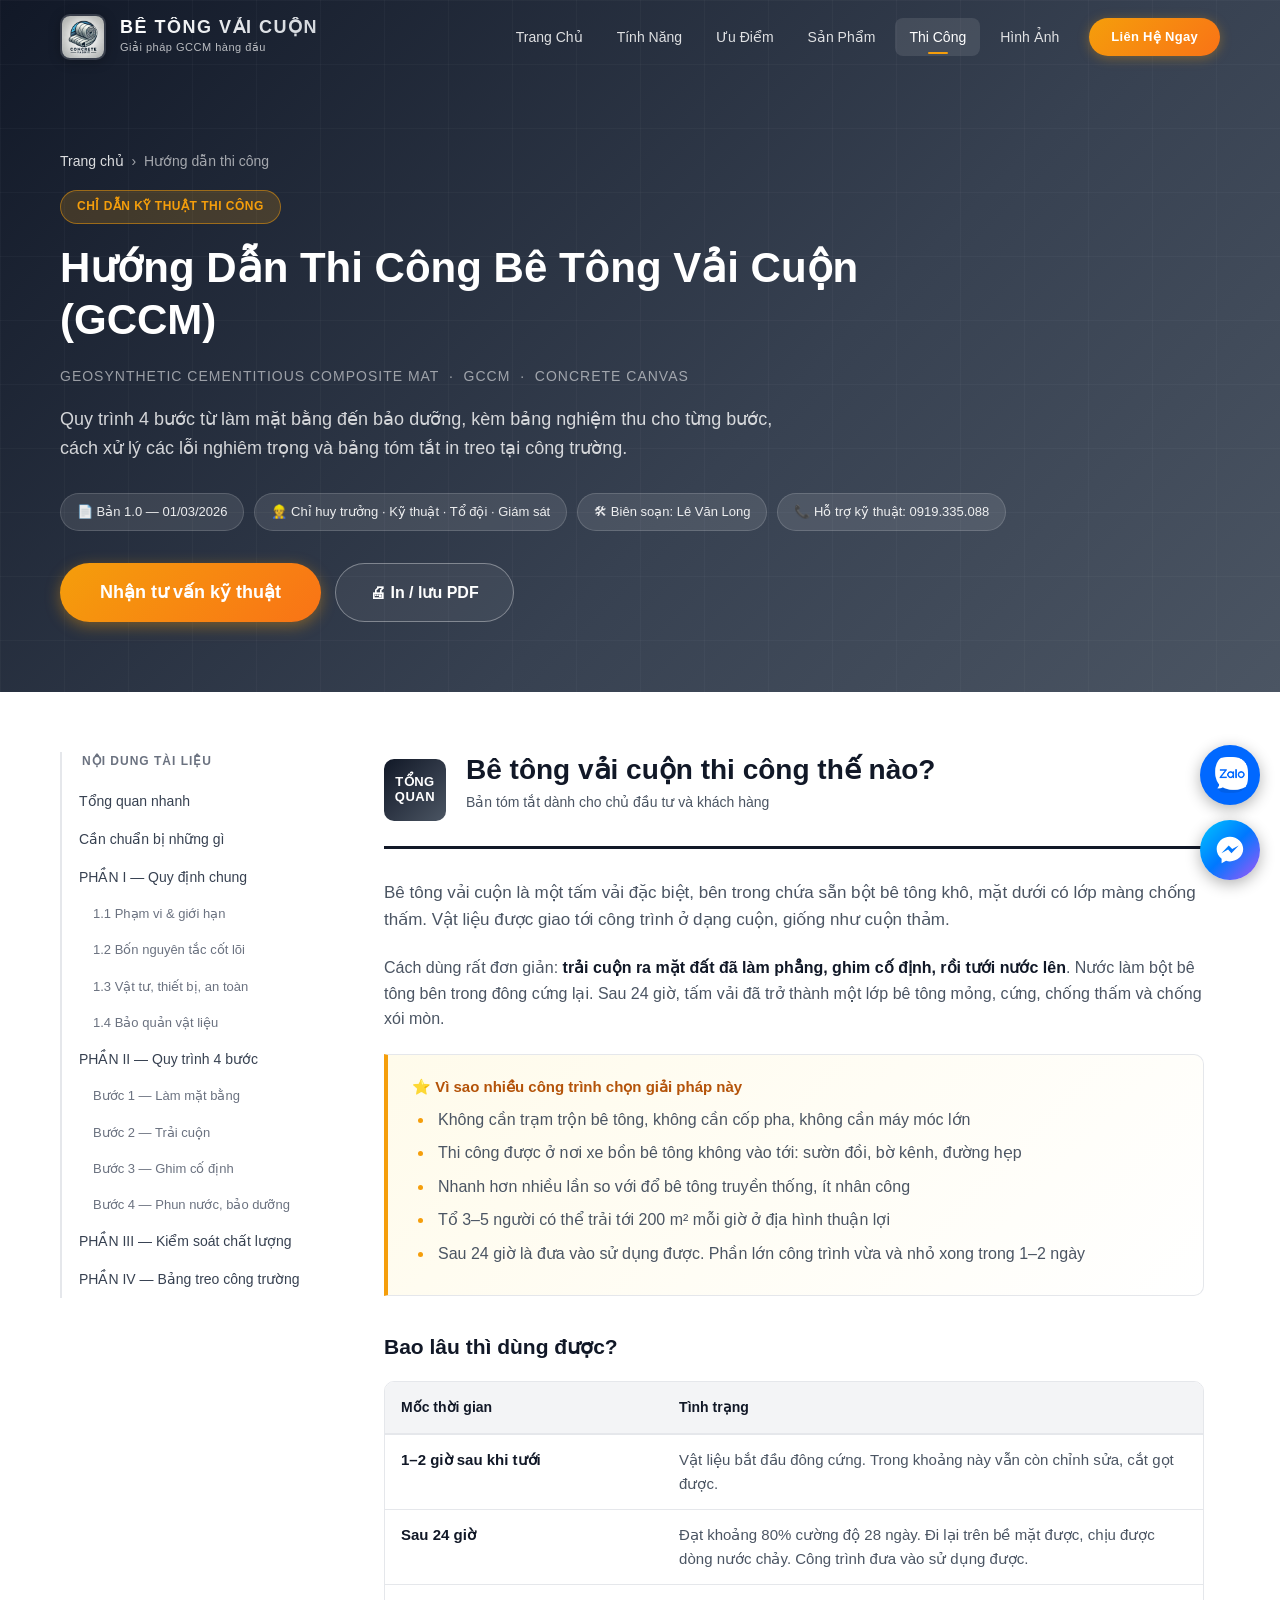
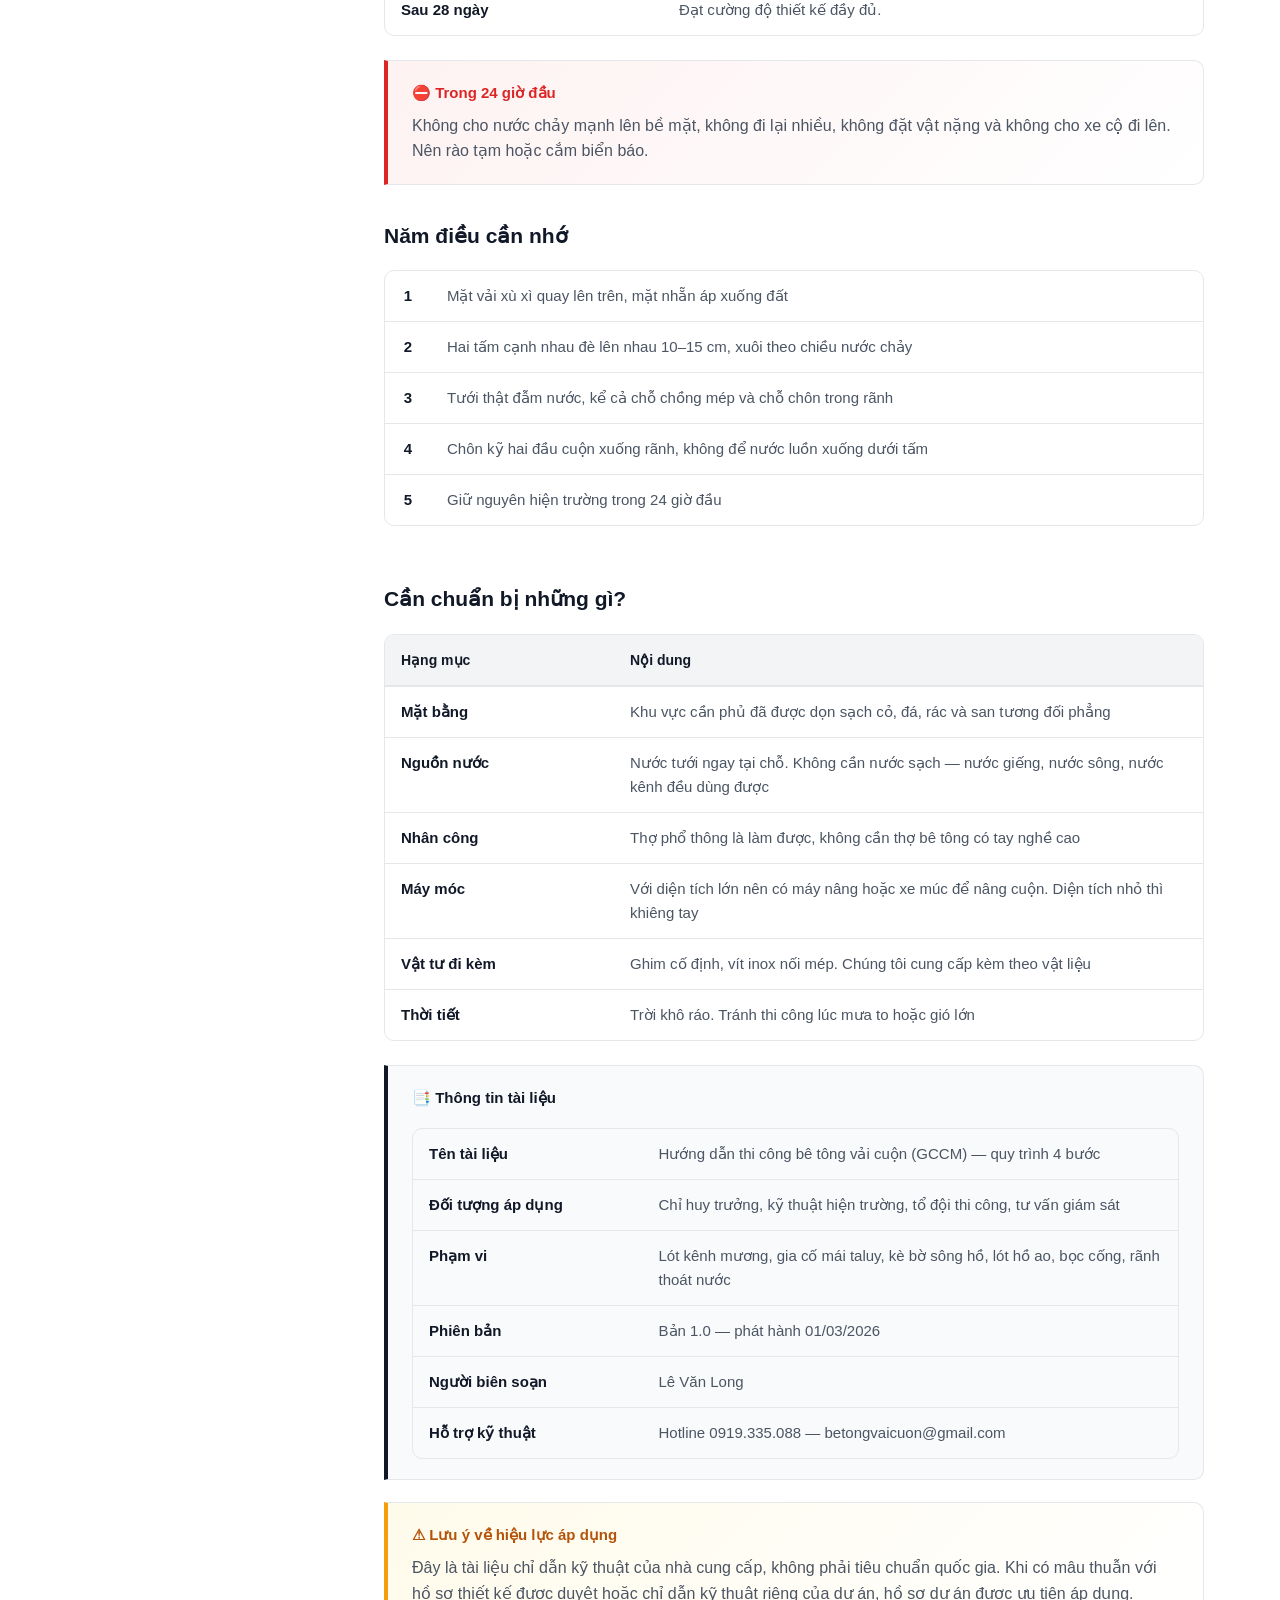
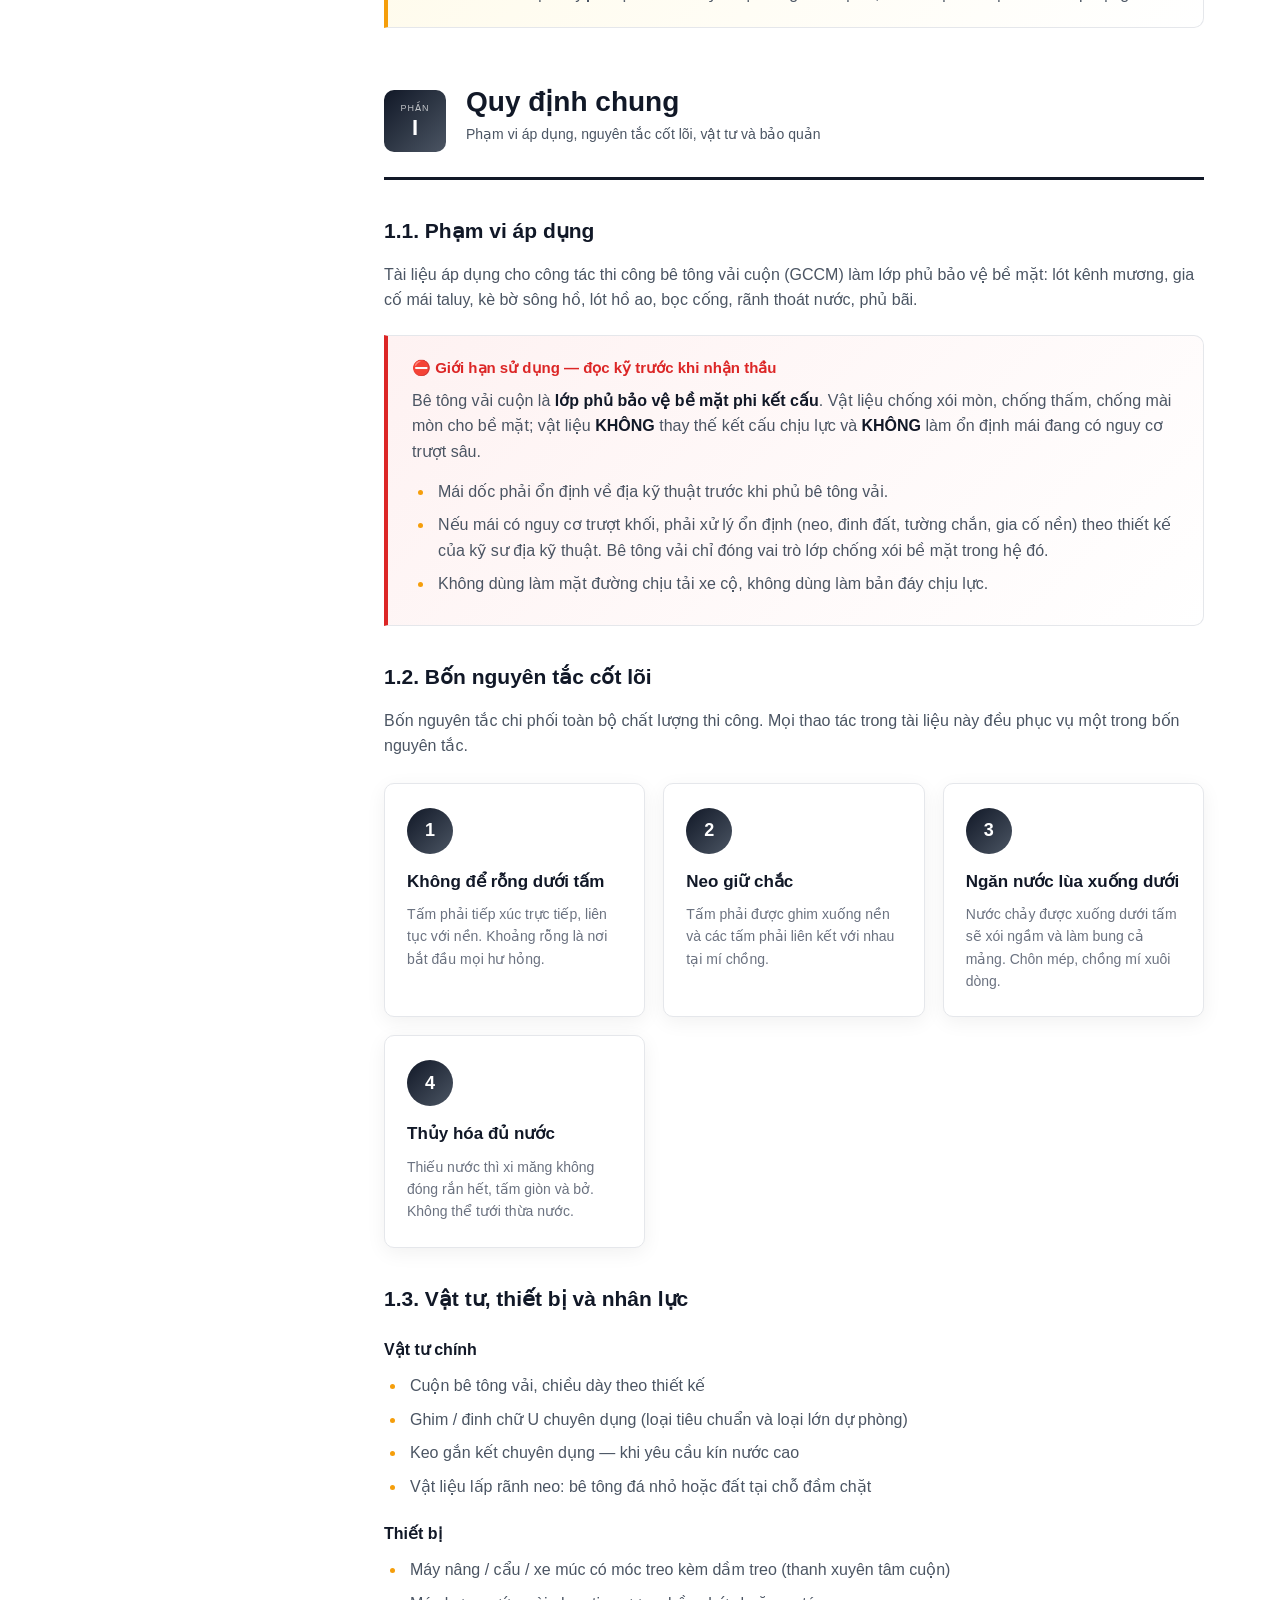
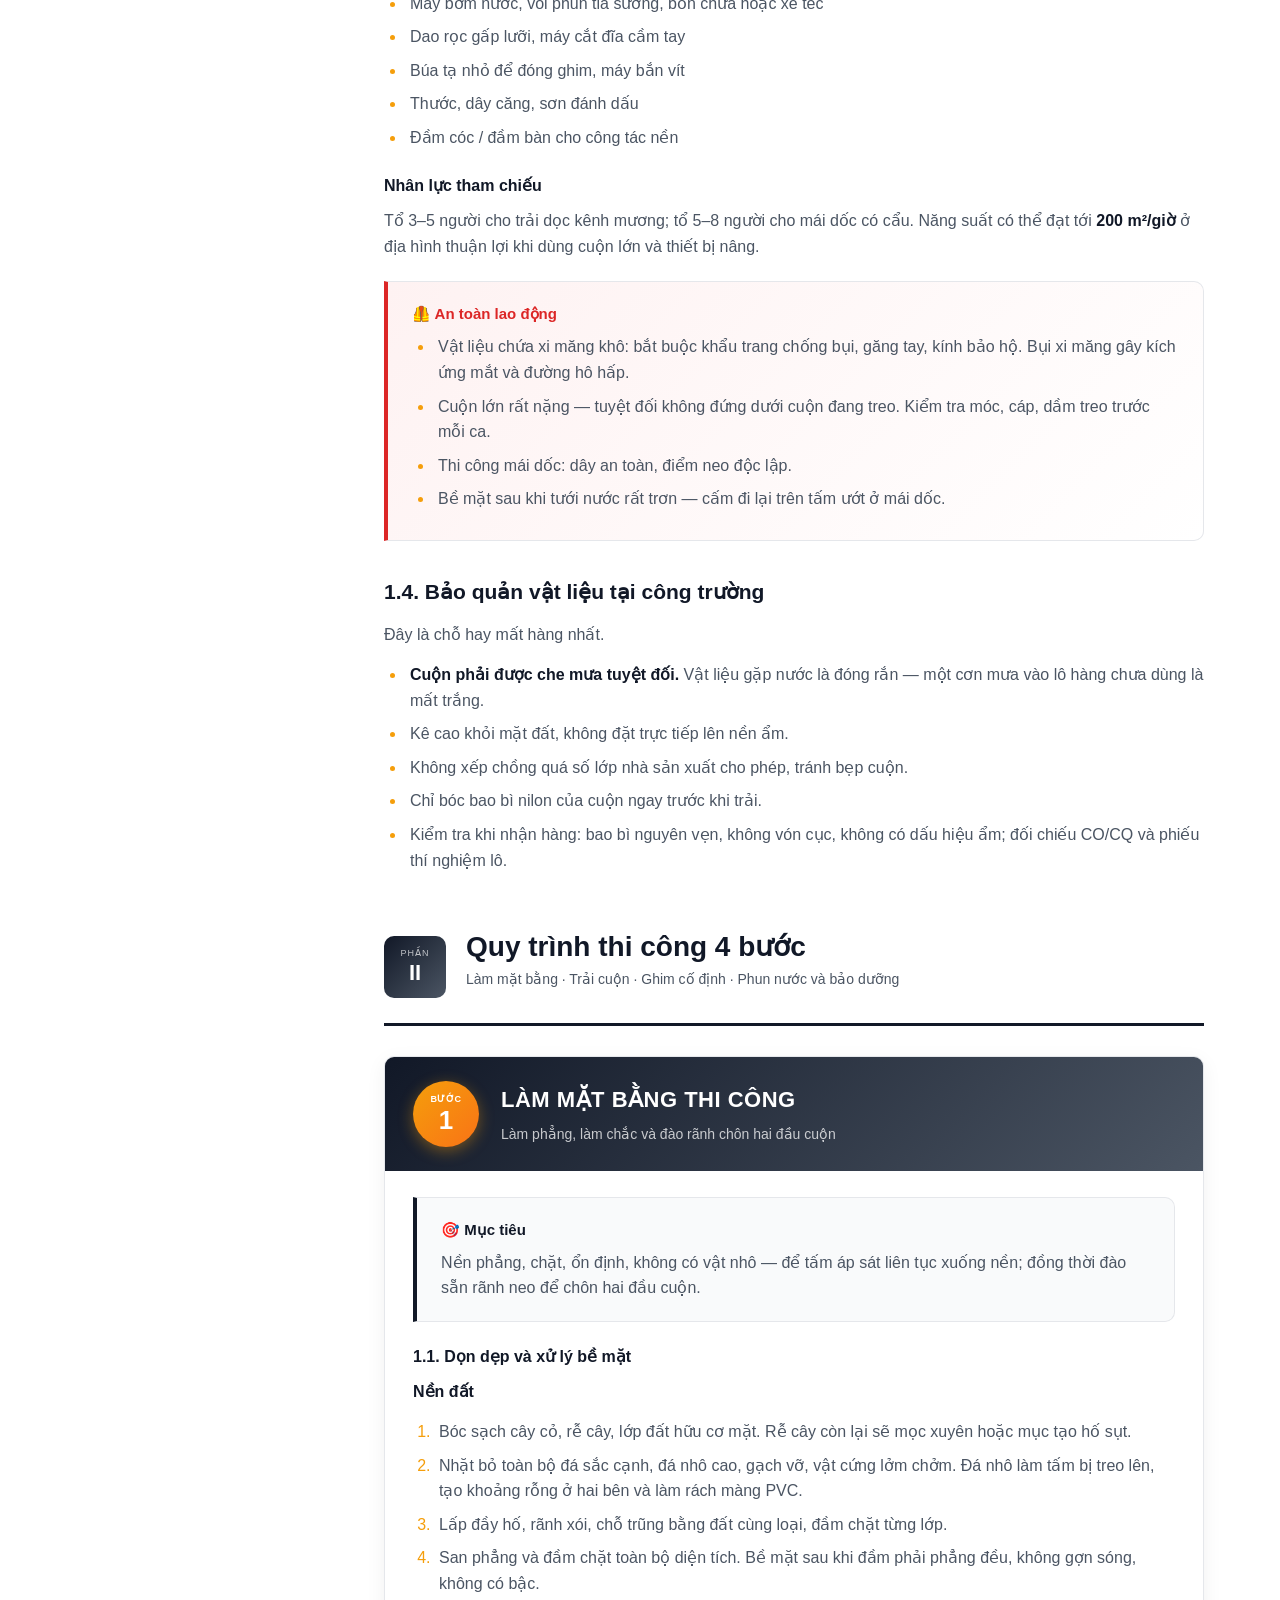
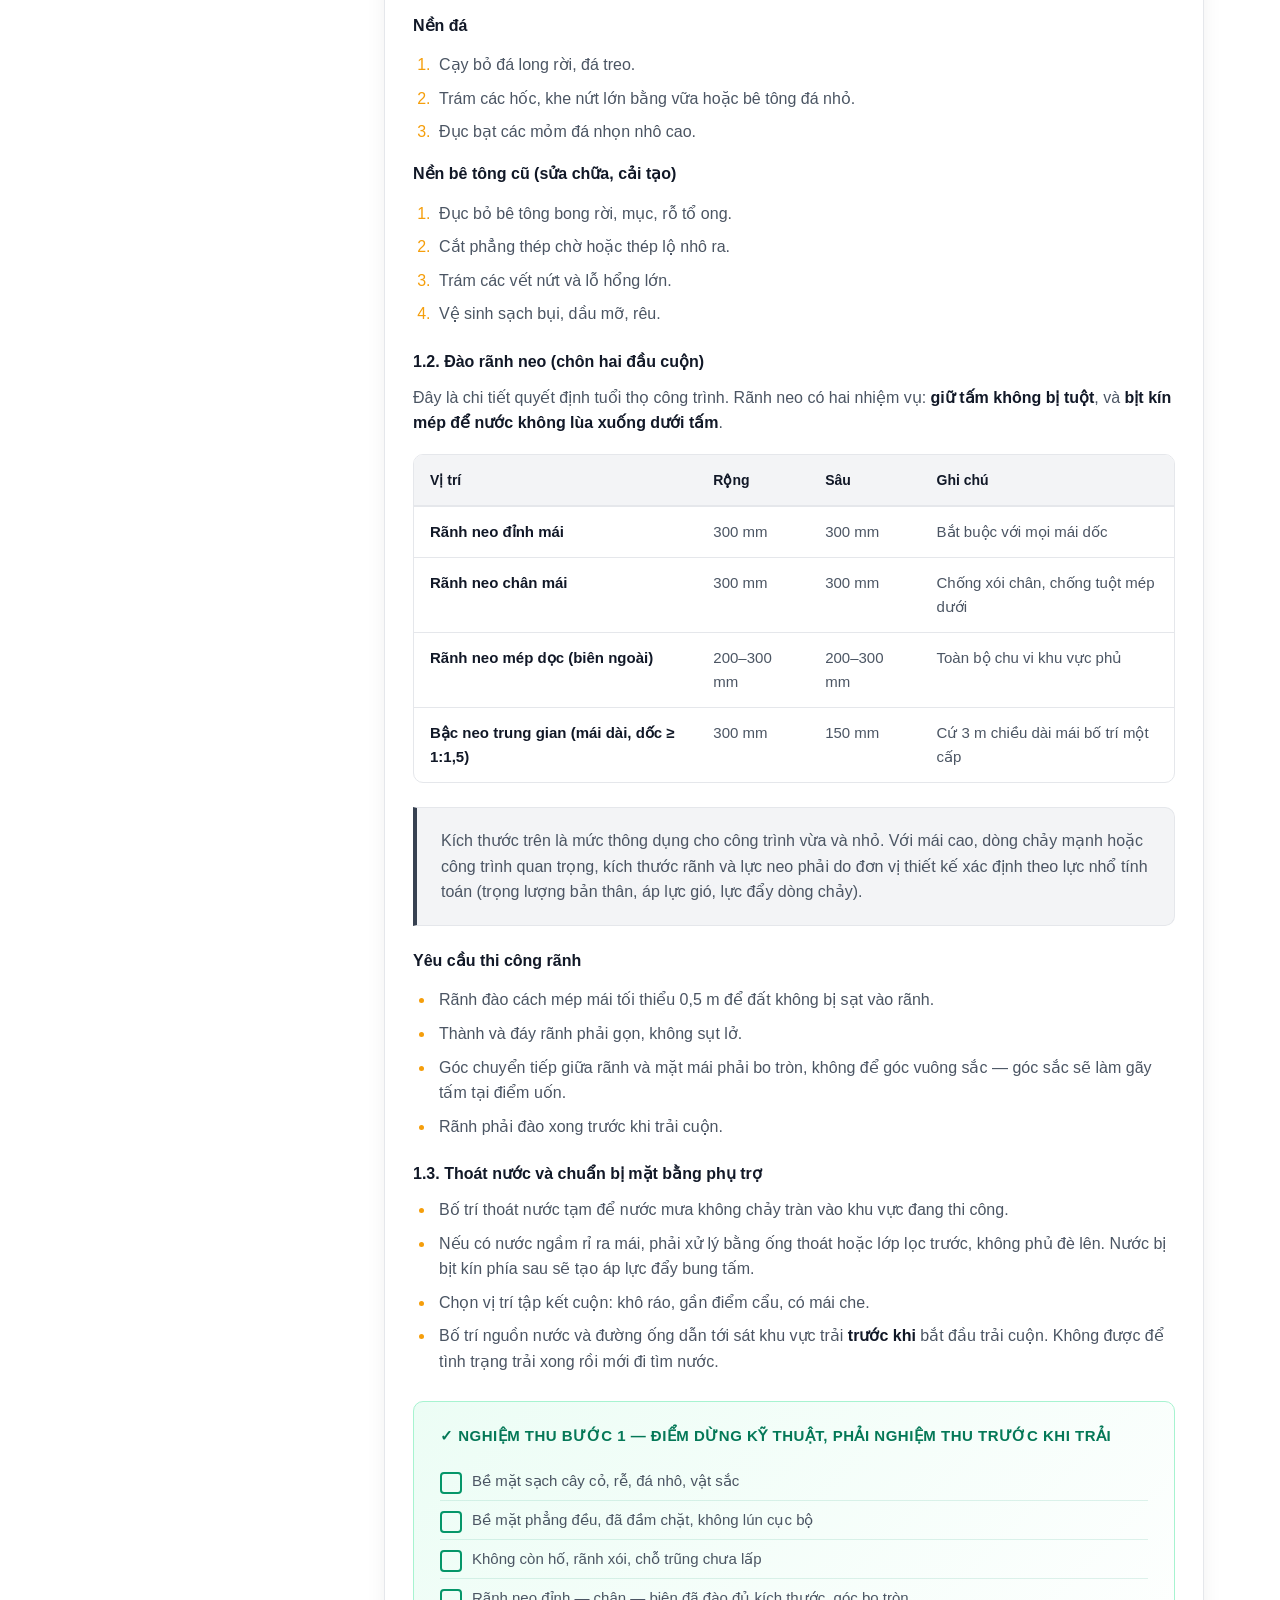
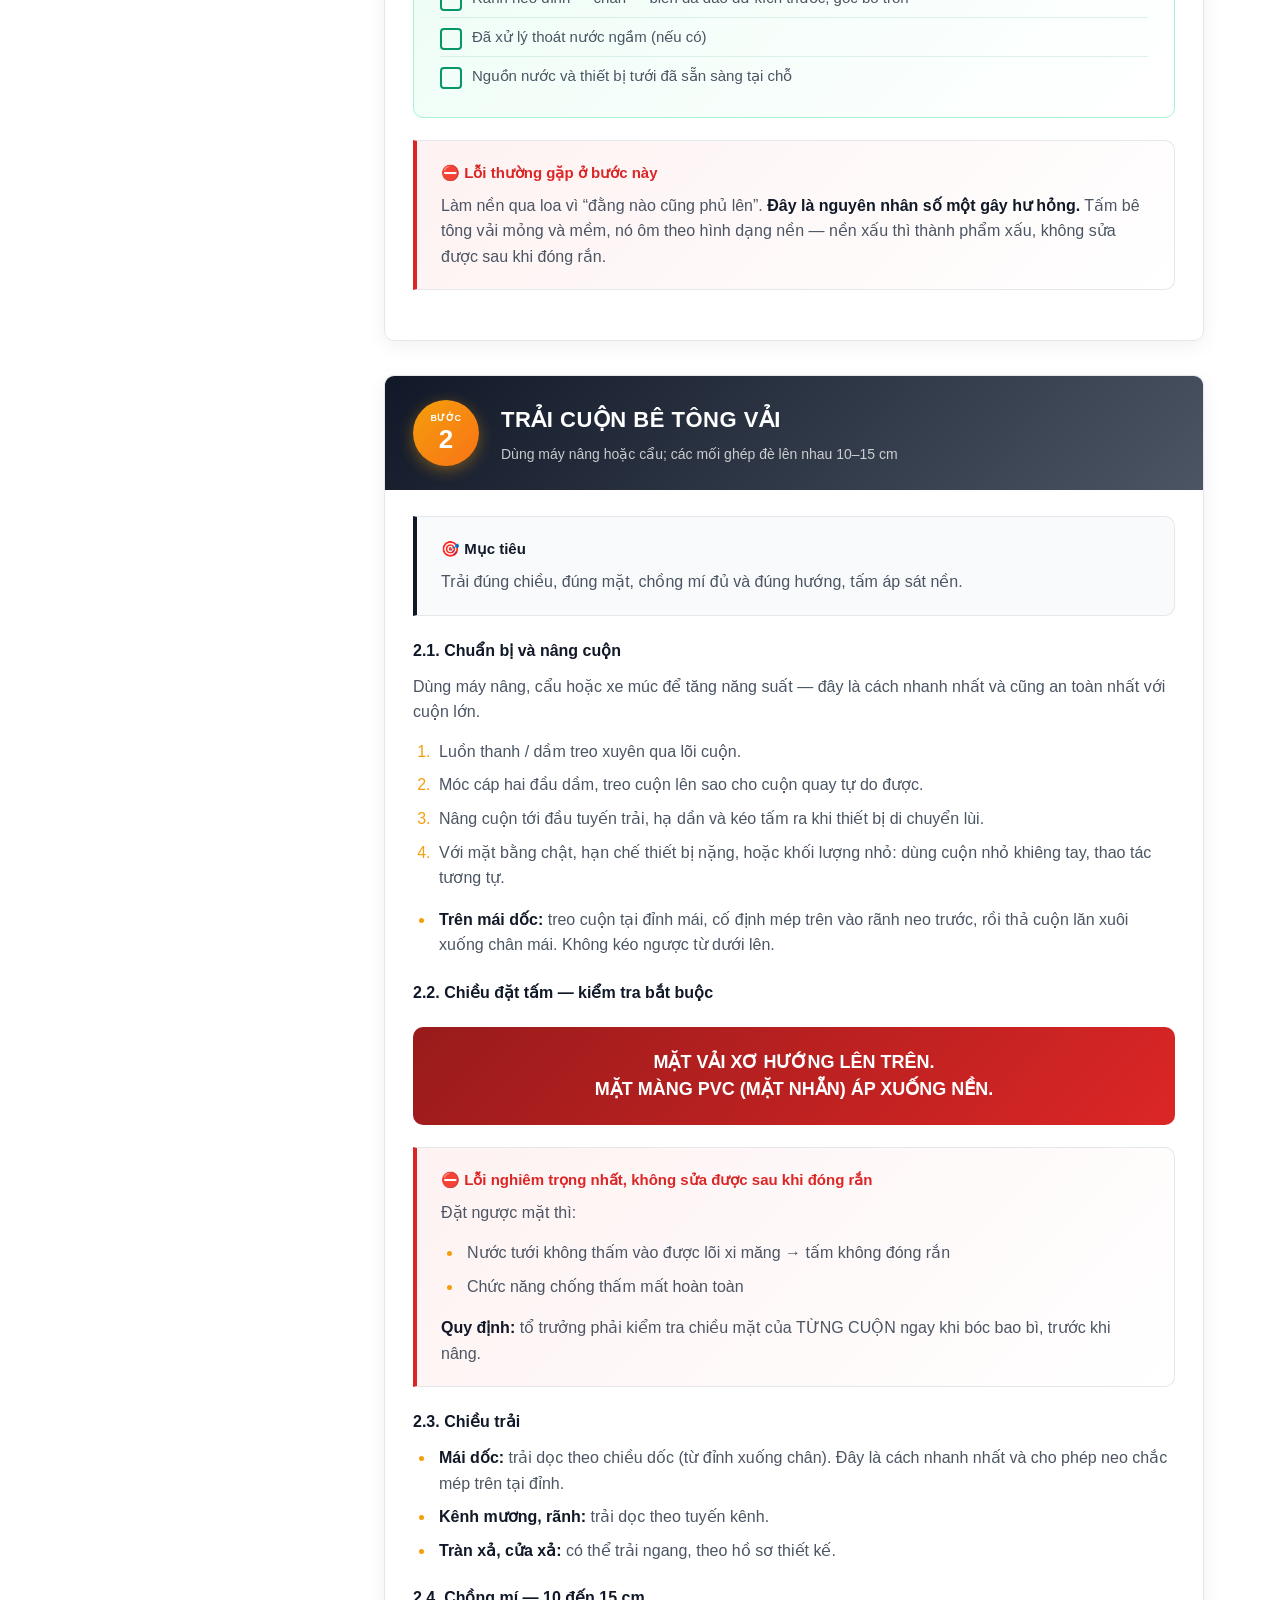
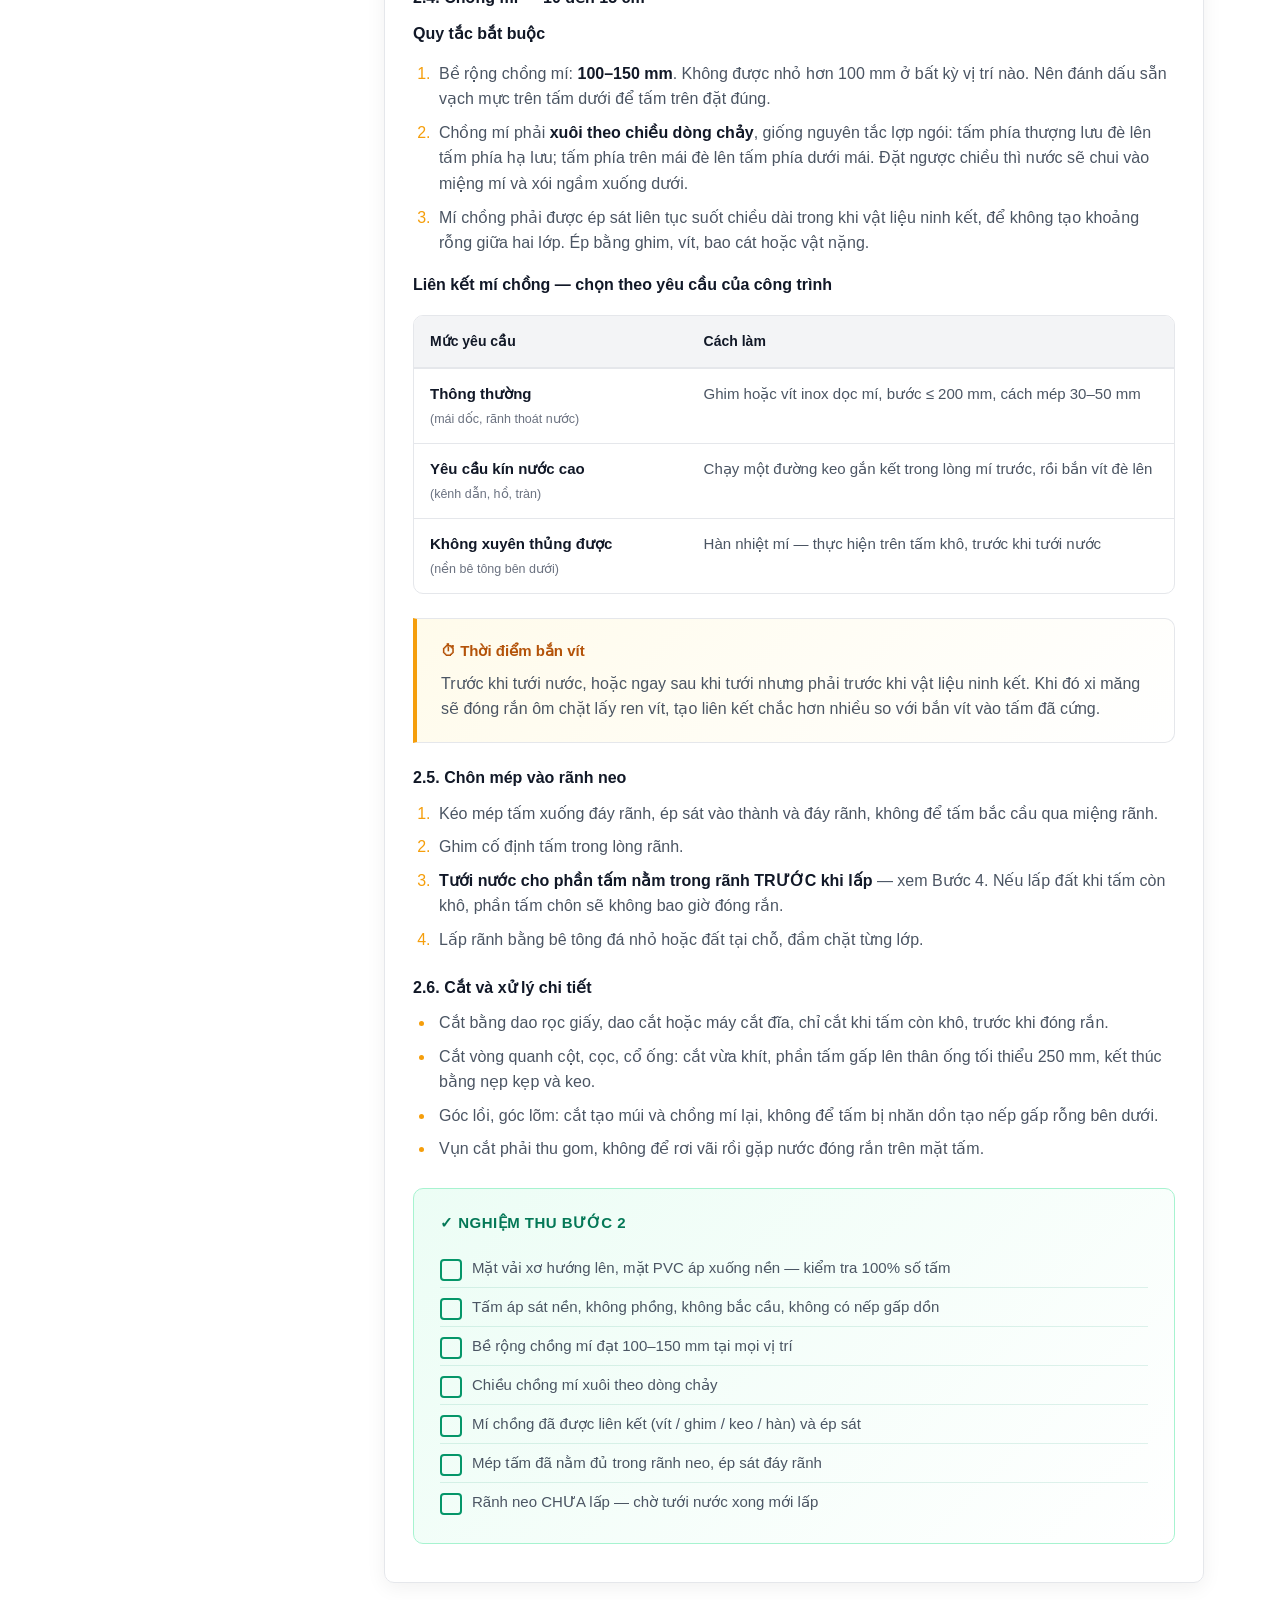
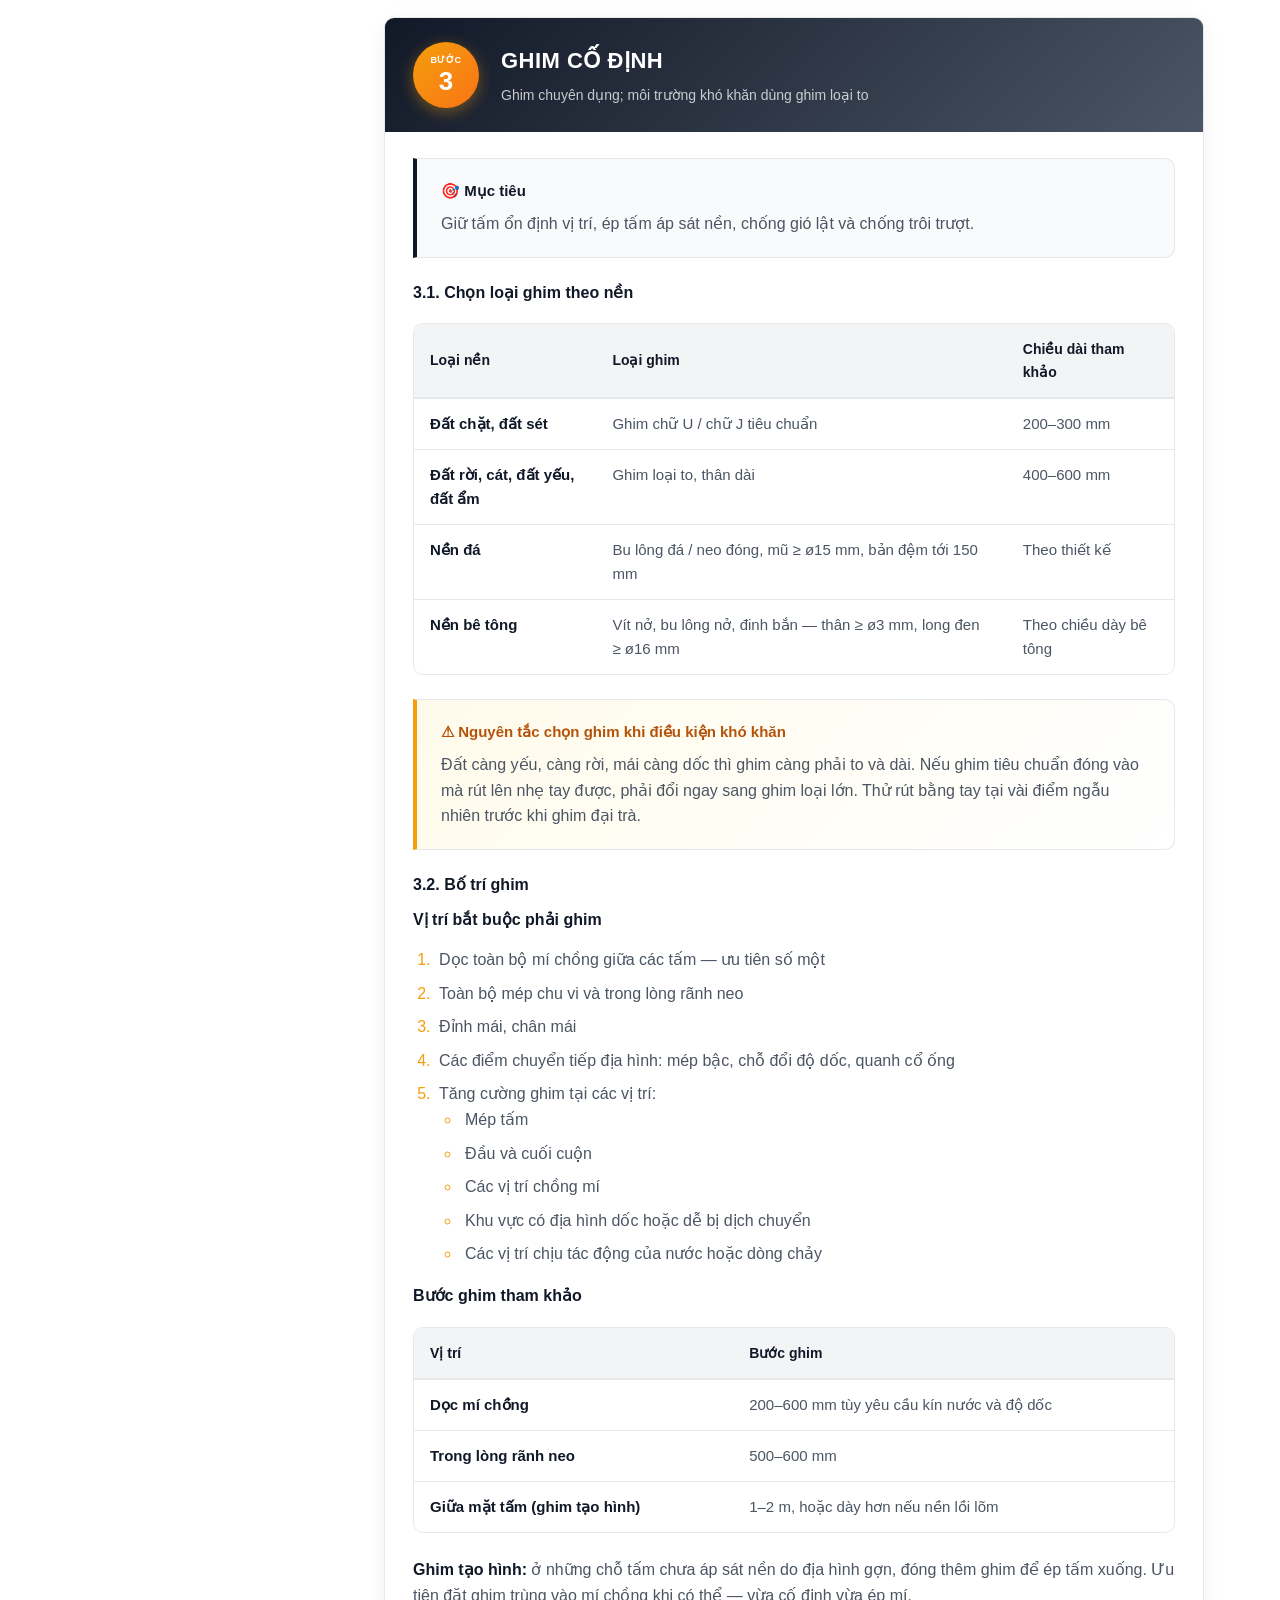
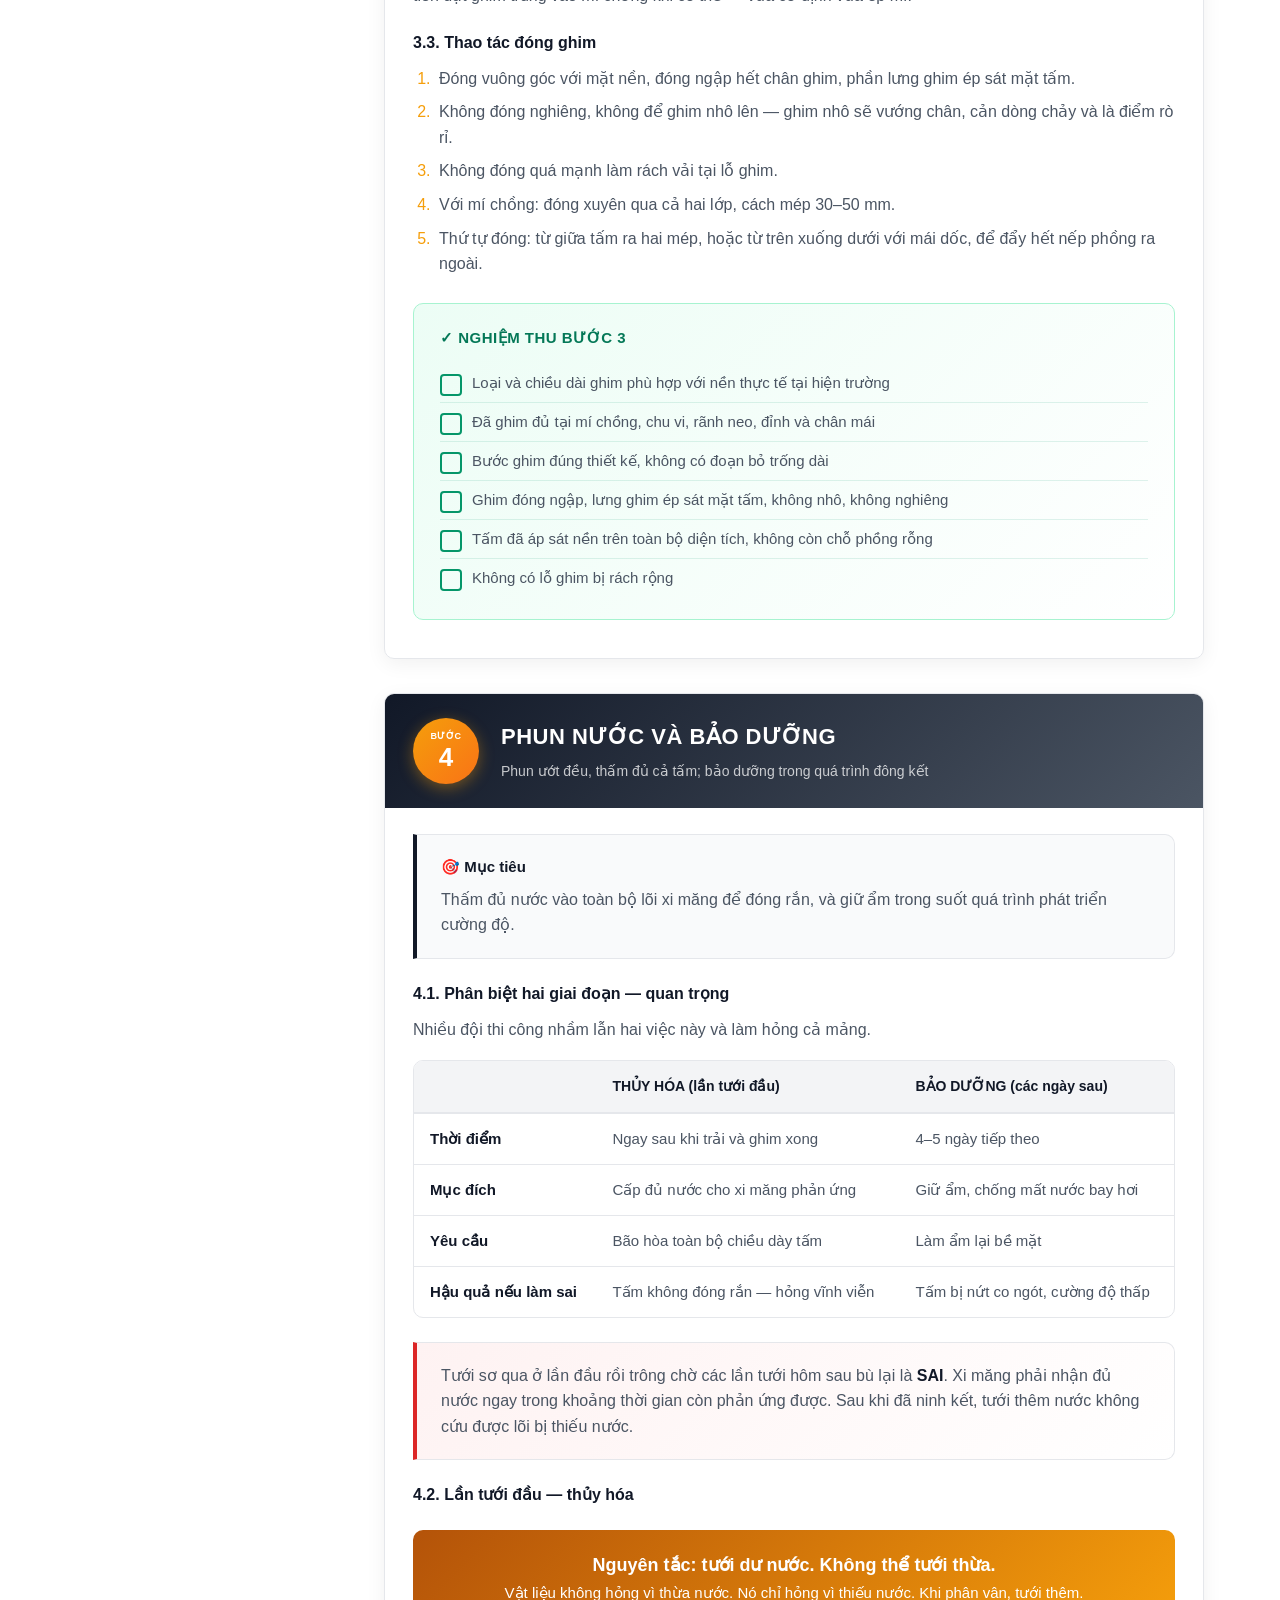
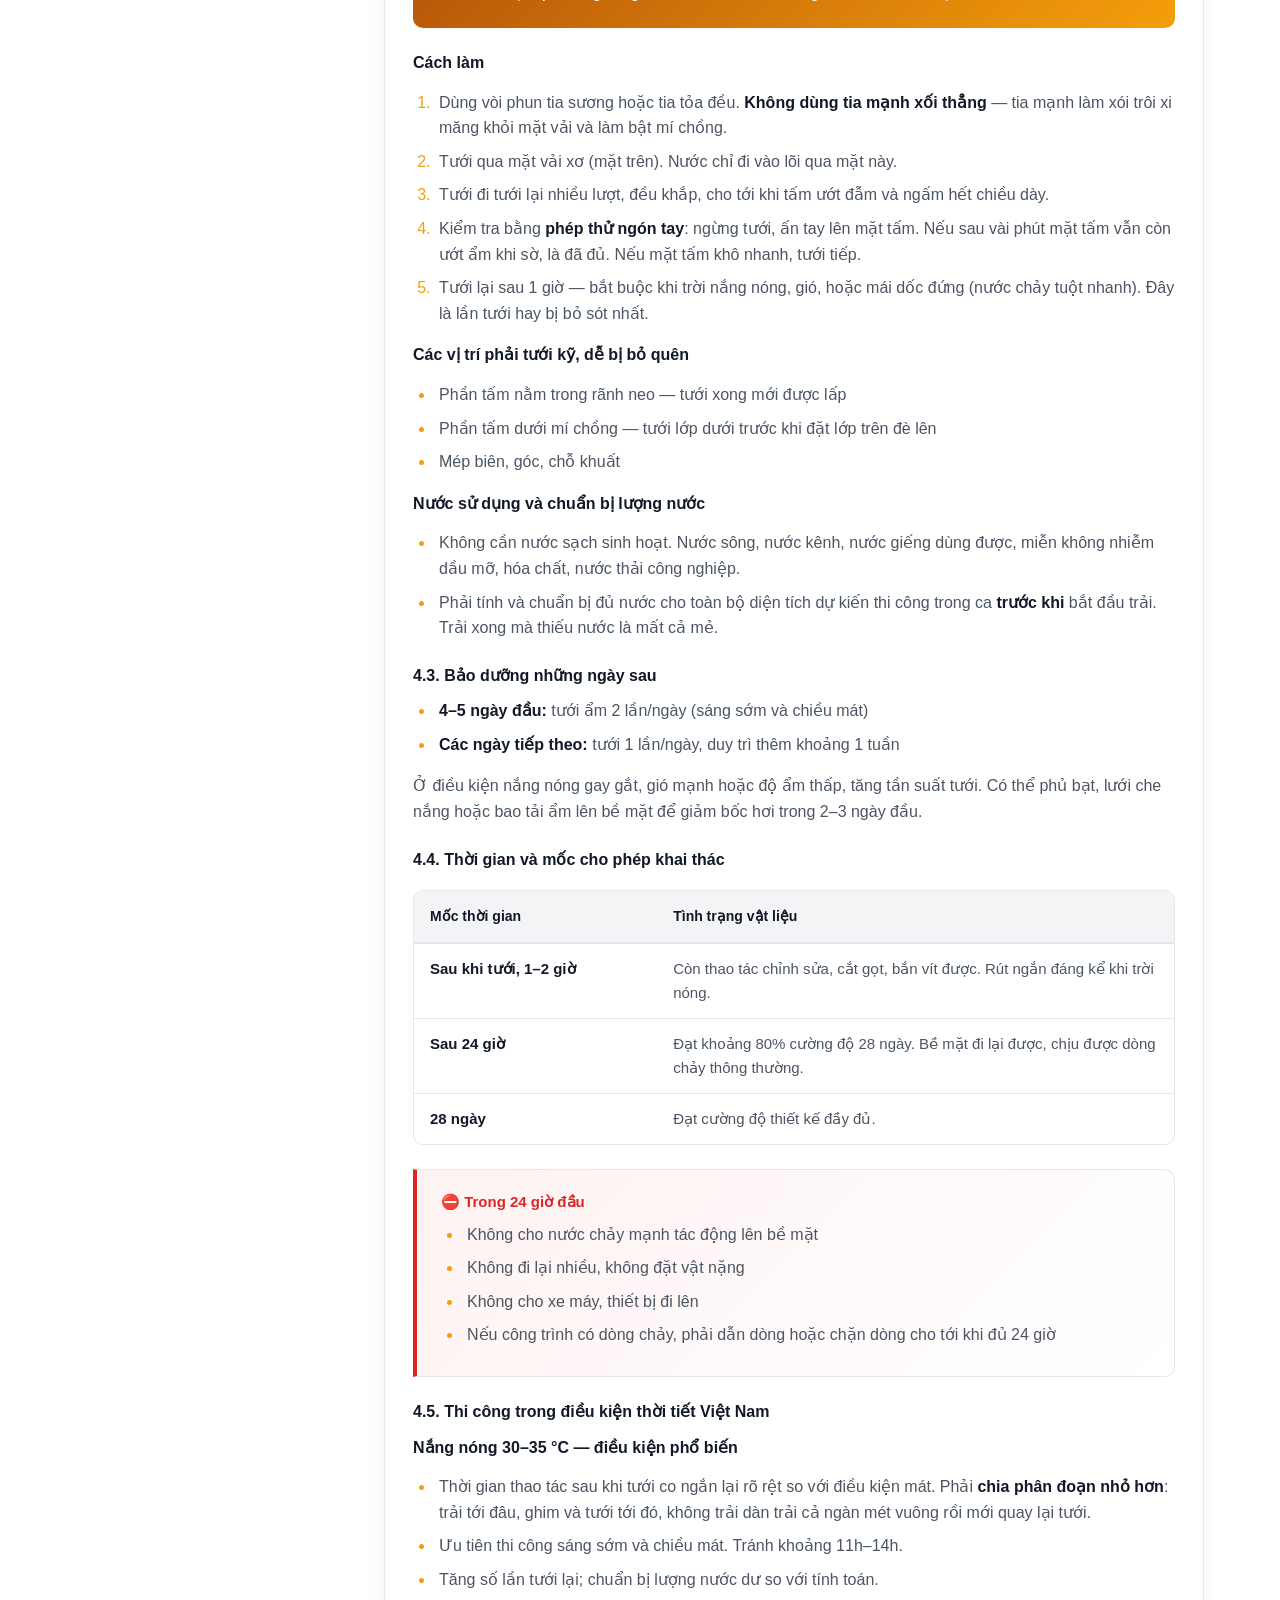
<file: thi-cong-be-tong-vai-cuon.html>
<!DOCTYPE html>
<html lang="vi">

<head>
    <meta charset="UTF-8">
    <meta name="viewport" content="width=device-width, initial-scale=1.0">
    <title>Hướng Dẫn Thi Công Bê Tông Vải Cuộn (GCCM) - Quy Trình 4 Bước</title>
    <meta name="description"
        content="Hướng dẫn thi công bê tông vải cuộn (GCCM) chi tiết: làm mặt bằng, trải cuộn, ghim cố định, phun nước bảo dưỡng. Kèm bảng nghiệm thu từng bước, xử lý lỗi và bảng tóm tắt treo tại công trường.">
    <meta name="robots" content="index, follow">
    <link rel="canonical" href="https://betongvaicuon.com/thi-cong-be-tong-vai-cuon.html">
    <link rel="icon" type="image/x-icon" href="favicon.ico">
    <link rel="icon" type="image/png" sizes="32x32" href="favicon-32.png">
    <link rel="icon" type="image/png" sizes="16x16" href="favicon-16.png">
    <link rel="apple-touch-icon" sizes="180x180" href="apple-touch-icon.png">

    <!-- Open Graph -->
    <meta property="og:type" content="article">
    <meta property="og:locale" content="vi_VN">
    <meta property="og:site_name" content="Bê Tông Vải Cuộn - Vĩnh Thuận">
    <meta property="og:title" content="Hướng Dẫn Thi Công Bê Tông Vải Cuộn (GCCM) - Quy Trình 4 Bước">
    <meta property="og:description"
        content="Chỉ dẫn kỹ thuật thi công bê tông vải cuộn: 4 nguyên tắc cốt lõi, quy trình 4 bước, nghiệm thu từng bước và cách xử lý các lỗi nghiêm trọng.">
    <meta property="og:url" content="https://betongvaicuon.com/thi-cong-be-tong-vai-cuon.html">
    <meta property="og:image" content="https://betongvaicuon.com/images/logo.jpg">

    <!-- Twitter Card -->
    <meta name="twitter:card" content="summary_large_image">
    <meta name="twitter:title" content="Hướng Dẫn Thi Công Bê Tông Vải Cuộn (GCCM) - Quy Trình 4 Bước">
    <meta name="twitter:description"
        content="Chỉ dẫn kỹ thuật thi công bê tông vải cuộn: 4 nguyên tắc cốt lõi, quy trình 4 bước, nghiệm thu từng bước và cách xử lý các lỗi nghiêm trọng.">
    <meta name="twitter:image" content="https://betongvaicuon.com/images/logo.jpg">

    <!-- Structured Data -->
    <script type="application/ld+json">
    {
      "@context": "https://schema.org",
      "@type": "HowTo",
      "name": "Hướng dẫn thi công bê tông vải cuộn (GCCM)",
      "description": "Quy trình thi công bê tông vải cuộn 4 bước: làm mặt bằng, trải cuộn, ghim cố định, phun nước và bảo dưỡng.",
      "image": "https://betongvaicuon.com/images/logo.jpg",
      "totalTime": "P1D",
      "supply": [
        { "@type": "HowToSupply", "name": "Cuộn bê tông vải theo chiều dày thiết kế" },
        { "@type": "HowToSupply", "name": "Ghim / đinh chữ U chuyên dụng" },
        { "@type": "HowToSupply", "name": "Vít inox, keo gắn kết chuyên dụng" },
        { "@type": "HowToSupply", "name": "Vật liệu lấp rãnh neo" }
      ],
      "tool": [
        { "@type": "HowToTool", "name": "Máy nâng, cẩu hoặc xe múc kèm dầm treo" },
        { "@type": "HowToTool", "name": "Máy bơm nước và vòi phun tia sương" },
        { "@type": "HowToTool", "name": "Dao rọc, máy cắt đĩa cầm tay" },
        { "@type": "HowToTool", "name": "Búa tạ nhỏ, máy bắn vít, đầm cóc" }
      ],
      "step": [
        {
          "@type": "HowToStep",
          "position": 1,
          "name": "Làm mặt bằng thi công",
          "text": "Dọn sạch cây cỏ, rễ và vật sắc nhọn; lấp hố trũng, san phẳng và đầm chặt; đào rãnh neo đỉnh, chân và biên khu vực phủ.",
          "url": "https://betongvaicuon.com/thi-cong-be-tong-vai-cuon.html#buoc-1"
        },
        {
          "@type": "HowToStep",
          "position": 2,
          "name": "Trải cuộn bê tông vải",
          "text": "Nâng cuộn bằng dầm treo, trải với mặt vải xơ hướng lên và mặt màng PVC áp xuống nền; chồng mí 10-15 cm xuôi theo chiều dòng chảy; chôn hai đầu cuộn vào rãnh neo.",
          "url": "https://betongvaicuon.com/thi-cong-be-tong-vai-cuon.html#buoc-2"
        },
        {
          "@type": "HowToStep",
          "position": 3,
          "name": "Ghim cố định",
          "text": "Chọn loại ghim theo nền, ghim dọc mí chồng, chu vi, rãnh neo, đỉnh và chân mái; đóng vuông góc, ngập hết chân ghim.",
          "url": "https://betongvaicuon.com/thi-cong-be-tong-vai-cuon.html#buoc-3"
        },
        {
          "@type": "HowToStep",
          "position": 4,
          "name": "Phun nước và bảo dưỡng",
          "text": "Tưới đẫm bằng vòi phun tia sương cho ngấm hết chiều dày, tưới lại sau 1 giờ, lấp rãnh neo; bảo dưỡng 2 lần/ngày trong 4-5 ngày đầu.",
          "url": "https://betongvaicuon.com/thi-cong-be-tong-vai-cuon.html#buoc-4"
        }
      ]
    }
    </script>
    <script type="application/ld+json">
    {
      "@context": "https://schema.org",
      "@type": "BreadcrumbList",
      "itemListElement": [
        { "@type": "ListItem", "position": 1, "name": "Trang chủ", "item": "https://betongvaicuon.com/" },
        { "@type": "ListItem", "position": 2, "name": "Hướng dẫn thi công", "item": "https://betongvaicuon.com/thi-cong-be-tong-vai-cuon.html" }
      ]
    }
    </script>

    <!-- Google Analytics 4 -->
    <script async src="https://www.googletagmanager.com/gtag/js?id=G-HFFKF2SC79"></script>
    <script>
        window.dataLayer = window.dataLayer || [];
        function gtag() { dataLayer.push(arguments); }
        gtag('js', new Date());
        gtag('config', 'G-HFFKF2SC79');
    </script>

    <!-- CSS: giữ nguyên thứ tự nạp, các file sau ghi đè file trước -->
    <link rel="stylesheet" href="css/base.css">
    <link rel="stylesheet" href="css/header.css">
    <link rel="stylesheet" href="css/hero.css">
    <link rel="stylesheet" href="css/contact-footer.css">
    <link rel="stylesheet" href="css/responsive.css">
    <link rel="stylesheet" href="css/floating-buttons.css">
    <link rel="stylesheet" href="css/guide.css">
</head>

<body>
    <div class="gd-progress"></div>

    <!-- Header -->
    <header id="mainHeader">
        <div class="container">
            <div class="header-inner">
                <a href="index.html" class="logo">
                    <img src="/images/logo.jpg" alt="Logo Bê Tông Vải Cuộn">
                    <div class="logo-text">
                        <span class="brand-name">Bê Tông Vải Cuộn</span>
                        <span class="brand-tagline">Giải pháp GCCM hàng đầu</span>
                    </div>
                </a>
                <ul class="nav-links" id="navLinks">
                    <li><a href="index.html">Trang Chủ</a></li>
                    <li><a href="index.html#features">Tính Năng</a></li>
                    <li><a href="index.html#advantages">Ưu Điểm</a></li>
                    <li><a href="index.html#catalogue">Sản Phẩm</a></li>
                    <li><a href="thi-cong-be-tong-vai-cuon.html" class="active">Thi Công</a></li>
                    <li><a href="index.html#gallery">Hình Ảnh</a></li>
                    <li class="nav-cta"><a href="index.html#contact">Liên Hệ Ngay</a></li>
                </ul>
                <button class="hamburger" id="hamburger" aria-label="Menu">
                    <span></span>
                    <span></span>
                    <span></span>
                </button>
            </div>
        </div>
        <div class="mobile-menu-overlay" id="menuOverlay"></div>
    </header>

    <!-- Hero tài liệu -->
    <section class="guide-hero">
        <div class="container">
            <nav class="gd-breadcrumb" aria-label="Breadcrumb">
                <a href="index.html">Trang chủ</a> &nbsp;›&nbsp; Hướng dẫn thi công
            </nav>
            <span class="gd-eyebrow">Chỉ dẫn kỹ thuật thi công</span>
            <h1>Hướng Dẫn Thi Công Bê Tông Vải Cuộn (GCCM)</h1>
            <p class="gd-subtitle">Geosynthetic Cementitious Composite Mat &nbsp;·&nbsp; GCCM &nbsp;·&nbsp; Concrete
                Canvas</p>
            <p class="gd-lead">
                Quy trình 4 bước từ làm mặt bằng đến bảo dưỡng, kèm bảng nghiệm thu cho từng bước, cách xử lý các lỗi
                nghiêm trọng và bảng tóm tắt in treo tại công trường.
            </p>
            <div class="gd-hero-meta">
                <span class="gd-chip">📄 Bản 1.0 — 01/03/2026</span>
                <span class="gd-chip">👷 Chỉ huy trưởng · Kỹ thuật · Tổ đội · Giám sát</span>
                <span class="gd-chip">🛠 Biên soạn: Lê Văn Long</span>
                <span class="gd-chip">📞 Hỗ trợ kỹ thuật: 0919.335.088</span>
            </div>
            <div class="gd-hero-actions">
                <a href="index.html#contact" class="cta-button">Nhận tư vấn kỹ thuật</a>
                <button type="button" class="gd-btn-ghost" id="gdPrint">🖨 In / lưu PDF</button>
            </div>
        </div>
    </section>

    <!-- Nội dung tài liệu -->
    <div class="guide-main">
        <div class="container">
            <div class="guide-layout">

                <!-- Mục lục -->
                <aside class="guide-toc">
                    <button type="button" class="gd-toc-toggle">Mục lục tài liệu</button>
                    <h4>Nội dung tài liệu</h4>
                    <ul>
                        <li><a href="#tong-quan">Tổng quan nhanh</a></li>
                        <li><a href="#chuan-bi">Cần chuẩn bị những gì</a></li>
                        <li><a href="#part-1">PHẦN I — Quy định chung</a></li>
                        <li class="gd-toc-sub"><a href="#pham-vi">1.1 Phạm vi &amp; giới hạn</a></li>
                        <li class="gd-toc-sub"><a href="#nguyen-tac">1.2 Bốn nguyên tắc cốt lõi</a></li>
                        <li class="gd-toc-sub"><a href="#vat-tu">1.3 Vật tư, thiết bị, an toàn</a></li>
                        <li class="gd-toc-sub"><a href="#bao-quan">1.4 Bảo quản vật liệu</a></li>
                        <li><a href="#part-2">PHẦN II — Quy trình 4 bước</a></li>
                        <li class="gd-toc-sub"><a href="#buoc-1">Bước 1 — Làm mặt bằng</a></li>
                        <li class="gd-toc-sub"><a href="#buoc-2">Bước 2 — Trải cuộn</a></li>
                        <li class="gd-toc-sub"><a href="#buoc-3">Bước 3 — Ghim cố định</a></li>
                        <li class="gd-toc-sub"><a href="#buoc-4">Bước 4 — Phun nước, bảo dưỡng</a></li>
                        <li><a href="#part-3">PHẦN III — Kiểm soát chất lượng</a></li>
                        <li><a href="#part-4">PHẦN IV — Bảng treo công trường</a></li>
                    </ul>
                </aside>

                <!-- Bài viết -->
                <article class="guide-body">

                    <!-- ===== TỔNG QUAN ===== -->
                    <section id="tong-quan">
                        <div class="gd-part-head">
                            <div class="gd-part-num gd-part-num--text"><span>TỔNG</span><span>QUAN</span></div>
                            <div>
                                <h2>Bê tông vải cuộn thi công thế nào?</h2>
                                <p>Bản tóm tắt dành cho chủ đầu tư và khách hàng</p>
                            </div>
                        </div>

                        <p class="gd-intro">
                            Bê tông vải cuộn là một tấm vải đặc biệt, bên trong chứa sẵn bột bê tông khô, mặt dưới có
                            lớp màng chống thấm. Vật liệu được giao tới công trình ở dạng cuộn, giống như cuộn thảm.
                        </p>
                        <p>
                            Cách dùng rất đơn giản: <strong>trải cuộn ra mặt đất đã làm phẳng, ghim cố định, rồi tưới
                                nước lên</strong>. Nước làm bột bê tông bên trong đông cứng lại. Sau 24 giờ, tấm vải đã
                            trở thành một lớp bê tông mỏng, cứng, chống thấm và chống xói mòn.
                        </p>

                        <div class="gd-callout gd-callout--warn">
                            <h4>⭐ Vì sao nhiều công trình chọn giải pháp này</h4>
                            <ul>
                                <li>Không cần trạm trộn bê tông, không cần cốp pha, không cần máy móc lớn</li>
                                <li>Thi công được ở nơi xe bồn bê tông không vào tới: sườn đồi, bờ kênh, đường hẹp</li>
                                <li>Nhanh hơn nhiều lần so với đổ bê tông truyền thống, ít nhân công</li>
                                <li>Tổ 3–5 người có thể trải tới 200 m² mỗi giờ ở địa hình thuận lợi</li>
                                <li>Sau 24 giờ là đưa vào sử dụng được. Phần lớn công trình vừa và nhỏ xong trong 1–2
                                    ngày</li>
                            </ul>
                        </div>

                        <h3>Bao lâu thì dùng được?</h3>
                        <div class="gd-table-wrap">
                            <table class="gd-table">
                                <thead>
                                    <tr>
                                        <th style="width:34%">Mốc thời gian</th>
                                        <th>Tình trạng</th>
                                    </tr>
                                </thead>
                                <tbody>
                                    <tr>
                                        <td>1–2 giờ sau khi tưới</td>
                                        <td>Vật liệu bắt đầu đông cứng. Trong khoảng này vẫn còn chỉnh sửa, cắt gọt
                                            được.</td>
                                    </tr>
                                    <tr>
                                        <td>Sau 24 giờ</td>
                                        <td>Đạt khoảng 80% cường độ 28 ngày. Đi lại trên bề mặt được, chịu được dòng
                                            nước chảy. Công trình đưa vào sử dụng được.</td>
                                    </tr>
                                    <tr>
                                        <td>Sau 28 ngày</td>
                                        <td>Đạt cường độ thiết kế đầy đủ.</td>
                                    </tr>
                                </tbody>
                            </table>
                        </div>

                        <div class="gd-callout gd-callout--danger">
                            <h4>⛔ Trong 24 giờ đầu</h4>
                            <p>Không cho nước chảy mạnh lên bề mặt, không đi lại nhiều, không đặt vật nặng và không cho
                                xe cộ đi lên. Nên rào tạm hoặc cắm biển báo.</p>
                        </div>

                        <h3>Năm điều cần nhớ</h3>
                        <div class="gd-table-wrap">
                            <table class="gd-table">
                                <tbody>
                                    <tr>
                                        <td class="gd-num">1</td>
                                        <td>Mặt vải xù xì quay lên trên, mặt nhẵn áp xuống đất</td>
                                    </tr>
                                    <tr>
                                        <td class="gd-num">2</td>
                                        <td>Hai tấm cạnh nhau đè lên nhau 10–15 cm, xuôi theo chiều nước chảy</td>
                                    </tr>
                                    <tr>
                                        <td class="gd-num">3</td>
                                        <td>Tưới thật đẫm nước, kể cả chỗ chồng mép và chỗ chôn trong rãnh</td>
                                    </tr>
                                    <tr>
                                        <td class="gd-num">4</td>
                                        <td>Chôn kỹ hai đầu cuộn xuống rãnh, không để nước luồn xuống dưới tấm</td>
                                    </tr>
                                    <tr>
                                        <td class="gd-num">5</td>
                                        <td>Giữ nguyên hiện trường trong 24 giờ đầu</td>
                                    </tr>
                                </tbody>
                            </table>
                        </div>
                    </section>

                    <!-- ===== CHUẨN BỊ ===== -->
                    <section id="chuan-bi">
                        <h3 style="margin-top:0">Cần chuẩn bị những gì?</h3>
                        <div class="gd-table-wrap">
                            <table class="gd-table">
                                <thead>
                                    <tr>
                                        <th style="width:28%">Hạng mục</th>
                                        <th>Nội dung</th>
                                    </tr>
                                </thead>
                                <tbody>
                                    <tr>
                                        <td>Mặt bằng</td>
                                        <td>Khu vực cần phủ đã được dọn sạch cỏ, đá, rác và san tương đối phẳng</td>
                                    </tr>
                                    <tr>
                                        <td>Nguồn nước</td>
                                        <td>Nước tưới ngay tại chỗ. Không cần nước sạch — nước giếng, nước sông, nước
                                            kênh đều dùng được</td>
                                    </tr>
                                    <tr>
                                        <td>Nhân công</td>
                                        <td>Thợ phổ thông là làm được, không cần thợ bê tông có tay nghề cao</td>
                                    </tr>
                                    <tr>
                                        <td>Máy móc</td>
                                        <td>Với diện tích lớn nên có máy nâng hoặc xe múc để nâng cuộn. Diện tích nhỏ
                                            thì khiêng tay</td>
                                    </tr>
                                    <tr>
                                        <td>Vật tư đi kèm</td>
                                        <td>Ghim cố định, vít inox nối mép. Chúng tôi cung cấp kèm theo vật liệu</td>
                                    </tr>
                                    <tr>
                                        <td>Thời tiết</td>
                                        <td>Trời khô ráo. Tránh thi công lúc mưa to hoặc gió lớn</td>
                                    </tr>
                                </tbody>
                            </table>
                        </div>

                        <div class="gd-callout gd-callout--goal">
                            <h4>📑 Thông tin tài liệu</h4>
                            <div class="gd-table-wrap" style="margin-bottom:0">
                                <table class="gd-table">
                                    <tbody>
                                        <tr>
                                            <td style="width:30%">Tên tài liệu</td>
                                            <td>Hướng dẫn thi công bê tông vải cuộn (GCCM) — quy trình 4 bước</td>
                                        </tr>
                                        <tr>
                                            <td>Đối tượng áp dụng</td>
                                            <td>Chỉ huy trưởng, kỹ thuật hiện trường, tổ đội thi công, tư vấn giám sát
                                            </td>
                                        </tr>
                                        <tr>
                                            <td>Phạm vi</td>
                                            <td>Lót kênh mương, gia cố mái taluy, kè bờ sông hồ, lót hồ ao, bọc cống,
                                                rãnh thoát nước</td>
                                        </tr>
                                        <tr>
                                            <td>Phiên bản</td>
                                            <td>Bản 1.0 — phát hành 01/03/2026</td>
                                        </tr>
                                        <tr>
                                            <td>Người biên soạn</td>
                                            <td>Lê Văn Long</td>
                                        </tr>
                                        <tr>
                                            <td>Hỗ trợ kỹ thuật</td>
                                            <td>Hotline 0919.335.088 — betongvaicuon@gmail.com</td>
                                        </tr>
                                    </tbody>
                                </table>
                            </div>
                        </div>

                        <div class="gd-callout gd-callout--warn">
                            <h4>⚠ Lưu ý về hiệu lực áp dụng</h4>
                            <p>Đây là tài liệu chỉ dẫn kỹ thuật của nhà cung cấp, không phải tiêu chuẩn quốc gia. Khi có
                                mâu thuẫn với hồ sơ thiết kế được duyệt hoặc chỉ dẫn kỹ thuật riêng của dự án, hồ sơ dự
                                án được ưu tiên áp dụng.</p>
                        </div>
                    </section>

                    <!-- ===== PHẦN I ===== -->
                    <section id="part-1">
                        <div class="gd-part-head">
                            <div class="gd-part-num"><span>PHẦN</span><span>I</span></div>
                            <div>
                                <h2>Quy định chung</h2>
                                <p>Phạm vi áp dụng, nguyên tắc cốt lõi, vật tư và bảo quản</p>
                            </div>
                        </div>

                        <div id="pham-vi">
                            <h3>1.1. Phạm vi áp dụng</h3>
                            <p>
                                Tài liệu áp dụng cho công tác thi công bê tông vải cuộn (GCCM) làm lớp phủ bảo vệ bề
                                mặt: lót kênh mương, gia cố mái taluy, kè bờ sông hồ, lót hồ ao, bọc cống, rãnh thoát
                                nước, phủ bãi.
                            </p>

                            <div class="gd-callout gd-callout--danger">
                                <h4>⛔ Giới hạn sử dụng — đọc kỹ trước khi nhận thầu</h4>
                                <p>
                                    Bê tông vải cuộn là <strong>lớp phủ bảo vệ bề mặt phi kết cấu</strong>. Vật liệu
                                    chống xói mòn, chống thấm, chống mài mòn cho bề mặt; vật liệu <strong>KHÔNG</strong>
                                    thay thế kết cấu chịu lực và <strong>KHÔNG</strong> làm ổn định mái đang có nguy cơ
                                    trượt sâu.
                                </p>
                                <ul>
                                    <li>Mái dốc phải ổn định về địa kỹ thuật trước khi phủ bê tông vải.</li>
                                    <li>Nếu mái có nguy cơ trượt khối, phải xử lý ổn định (neo, đinh đất, tường chắn,
                                        gia cố nền) theo thiết kế của kỹ sư địa kỹ thuật. Bê tông vải chỉ đóng vai trò
                                        lớp chống xói bề mặt trong hệ đó.</li>
                                    <li>Không dùng làm mặt đường chịu tải xe cộ, không dùng làm bản đáy chịu lực.</li>
                                </ul>
                            </div>
                        </div>

                        <div id="nguyen-tac">
                            <h3>1.2. Bốn nguyên tắc cốt lõi</h3>
                            <p>Bốn nguyên tắc chi phối toàn bộ chất lượng thi công. Mọi thao tác trong tài liệu này đều
                                phục vụ một trong bốn nguyên tắc.</p>

                            <div class="gd-principles">
                                <div class="gd-principle">
                                    <div class="gd-principle-icon">1</div>
                                    <h4>Không để rỗng dưới tấm</h4>
                                    <p>Tấm phải tiếp xúc trực tiếp, liên tục với nền. Khoảng rỗng là nơi bắt đầu mọi hư
                                        hỏng.</p>
                                </div>
                                <div class="gd-principle">
                                    <div class="gd-principle-icon">2</div>
                                    <h4>Neo giữ chắc</h4>
                                    <p>Tấm phải được ghim xuống nền và các tấm phải liên kết với nhau tại mí chồng.</p>
                                </div>
                                <div class="gd-principle">
                                    <div class="gd-principle-icon">3</div>
                                    <h4>Ngăn nước lùa xuống dưới</h4>
                                    <p>Nước chảy được xuống dưới tấm sẽ xói ngầm và làm bung cả mảng. Chôn mép, chồng mí
                                        xuôi dòng.</p>
                                </div>
                                <div class="gd-principle">
                                    <div class="gd-principle-icon">4</div>
                                    <h4>Thủy hóa đủ nước</h4>
                                    <p>Thiếu nước thì xi măng không đóng rắn hết, tấm giòn và bở. Không thể tưới thừa
                                        nước.</p>
                                </div>
                            </div>
                        </div>

                        <div id="vat-tu">
                            <h3>1.3. Vật tư, thiết bị và nhân lực</h3>

                            <h4>Vật tư chính</h4>
                            <ul>
                                <li>Cuộn bê tông vải, chiều dày theo thiết kế</li>
                                <li>Ghim / đinh chữ U chuyên dụng (loại tiêu chuẩn và loại lớn dự phòng)</li>
                                <li>Keo gắn kết chuyên dụng — khi yêu cầu kín nước cao</li>
                                <li>Vật liệu lấp rãnh neo: bê tông đá nhỏ hoặc đất tại chỗ đầm chặt</li>
                            </ul>

                            <h4>Thiết bị</h4>
                            <ul>
                                <li>Máy nâng / cẩu / xe múc có móc treo kèm dầm treo (thanh xuyên tâm cuộn)</li>
                                <li>Máy bơm nước, vòi phun tia sương, bồn chứa hoặc xe téc</li>
                                <li>Dao rọc gấp lưỡi, máy cắt đĩa cầm tay</li>
                                <li>Búa tạ nhỏ để đóng ghim, máy bắn vít</li>
                                <li>Thước, dây căng, sơn đánh dấu</li>
                                <li>Đầm cóc / đầm bàn cho công tác nền</li>
                            </ul>

                            <h4>Nhân lực tham chiếu</h4>
                            <p>Tổ 3–5 người cho trải dọc kênh mương; tổ 5–8 người cho mái dốc có cẩu. Năng suất có thể
                                đạt tới <strong>200 m²/giờ</strong> ở địa hình thuận lợi khi dùng cuộn lớn và thiết bị
                                nâng.</p>

                            <div class="gd-callout gd-callout--danger">
                                <h4>🦺 An toàn lao động</h4>
                                <ul>
                                    <li>Vật liệu chứa xi măng khô: bắt buộc khẩu trang chống bụi, găng tay, kính bảo hộ.
                                        Bụi xi măng gây kích ứng mắt và đường hô hấp.</li>
                                    <li>Cuộn lớn rất nặng — tuyệt đối không đứng dưới cuộn đang treo. Kiểm tra móc, cáp,
                                        dầm treo trước mỗi ca.</li>
                                    <li>Thi công mái dốc: dây an toàn, điểm neo độc lập.</li>
                                    <li>Bề mặt sau khi tưới nước rất trơn — cấm đi lại trên tấm ướt ở mái dốc.</li>
                                </ul>
                            </div>
                        </div>

                        <div id="bao-quan">
                            <h3>1.4. Bảo quản vật liệu tại công trường</h3>
                            <p>Đây là chỗ hay mất hàng nhất.</p>
                            <ul>
                                <li><strong>Cuộn phải được che mưa tuyệt đối.</strong> Vật liệu gặp nước là đóng rắn —
                                    một cơn mưa vào lô hàng chưa dùng là mất trắng.</li>
                                <li>Kê cao khỏi mặt đất, không đặt trực tiếp lên nền ẩm.</li>
                                <li>Không xếp chồng quá số lớp nhà sản xuất cho phép, tránh bẹp cuộn.</li>
                                <li>Chỉ bóc bao bì nilon của cuộn ngay trước khi trải.</li>
                                <li>Kiểm tra khi nhận hàng: bao bì nguyên vẹn, không vón cục, không có dấu hiệu ẩm; đối
                                    chiếu CO/CQ và phiếu thí nghiệm lô.</li>
                            </ul>
                        </div>
                    </section>

                    <!-- ===== PHẦN II ===== -->
                    <section id="part-2">
                        <div class="gd-part-head">
                            <div class="gd-part-num"><span>PHẦN</span><span>II</span></div>
                            <div>
                                <h2>Quy trình thi công 4 bước</h2>
                                <p>Làm mặt bằng · Trải cuộn · Ghim cố định · Phun nước và bảo dưỡng</p>
                            </div>
                        </div>

                        <!-- BƯỚC 1 -->
                        <div class="gd-step" id="buoc-1">
                            <div class="gd-step-head">
                                <div class="gd-step-badge"><span>BƯỚC</span><span>1</span></div>
                                <div>
                                    <h3>Làm mặt bằng thi công</h3>
                                    <p>Làm phẳng, làm chắc và đào rãnh chôn hai đầu cuộn</p>
                                </div>
                            </div>
                            <div class="gd-step-body">
                                <div class="gd-callout gd-callout--goal">
                                    <h4>🎯 Mục tiêu</h4>
                                    <p>Nền phẳng, chặt, ổn định, không có vật nhô — để tấm áp sát liên tục xuống nền;
                                        đồng thời đào sẵn rãnh neo để chôn hai đầu cuộn.</p>
                                </div>

                                <h4>1.1. Dọn dẹp và xử lý bề mặt</h4>

                                <p><strong>Nền đất</strong></p>
                                <ol>
                                    <li>Bóc sạch cây cỏ, rễ cây, lớp đất hữu cơ mặt. Rễ cây còn lại sẽ mọc xuyên hoặc
                                        mục tạo hố sụt.</li>
                                    <li>Nhặt bỏ toàn bộ đá sắc cạnh, đá nhô cao, gạch vỡ, vật cứng lởm chởm. Đá nhô làm
                                        tấm bị treo lên, tạo khoảng rỗng ở hai bên và làm rách màng PVC.</li>
                                    <li>Lấp đầy hố, rãnh xói, chỗ trũng bằng đất cùng loại, đầm chặt từng lớp.</li>
                                    <li>San phẳng và đầm chặt toàn bộ diện tích. Bề mặt sau khi đầm phải phẳng đều,
                                        không gợn sóng, không có bậc.</li>
                                </ol>

                                <p><strong>Nền đá</strong></p>
                                <ol>
                                    <li>Cạy bỏ đá long rời, đá treo.</li>
                                    <li>Trám các hốc, khe nứt lớn bằng vữa hoặc bê tông đá nhỏ.</li>
                                    <li>Đục bạt các mỏm đá nhọn nhô cao.</li>
                                </ol>

                                <p><strong>Nền bê tông cũ (sửa chữa, cải tạo)</strong></p>
                                <ol>
                                    <li>Đục bỏ bê tông bong rời, mục, rỗ tổ ong.</li>
                                    <li>Cắt phẳng thép chờ hoặc thép lộ nhô ra.</li>
                                    <li>Trám các vết nứt và lỗ hổng lớn.</li>
                                    <li>Vệ sinh sạch bụi, dầu mỡ, rêu.</li>
                                </ol>

                                <h4>1.2. Đào rãnh neo (chôn hai đầu cuộn)</h4>
                                <p>Đây là chi tiết quyết định tuổi thọ công trình. Rãnh neo có hai nhiệm vụ: <strong>giữ
                                        tấm không bị tuột</strong>, và <strong>bịt kín mép để nước không lùa xuống dưới
                                        tấm</strong>.</p>

                                <div class="gd-table-wrap">
                                    <table class="gd-table gd-table--wide">
                                        <thead>
                                            <tr>
                                                <th>Vị trí</th>
                                                <th>Rộng</th>
                                                <th>Sâu</th>
                                                <th>Ghi chú</th>
                                            </tr>
                                        </thead>
                                        <tbody>
                                            <tr>
                                                <td>Rãnh neo đỉnh mái</td>
                                                <td data-label="Rộng">300 mm</td>
                                                <td data-label="Sâu">300 mm</td>
                                                <td data-label="Ghi chú">Bắt buộc với mọi mái dốc</td>
                                            </tr>
                                            <tr>
                                                <td>Rãnh neo chân mái</td>
                                                <td data-label="Rộng">300 mm</td>
                                                <td data-label="Sâu">300 mm</td>
                                                <td data-label="Ghi chú">Chống xói chân, chống tuột mép dưới</td>
                                            </tr>
                                            <tr>
                                                <td>Rãnh neo mép dọc (biên ngoài)</td>
                                                <td data-label="Rộng">200–300 mm</td>
                                                <td data-label="Sâu">200–300 mm</td>
                                                <td data-label="Ghi chú">Toàn bộ chu vi khu vực phủ</td>
                                            </tr>
                                            <tr>
                                                <td>Bậc neo trung gian (mái dài, dốc ≥ 1:1,5)</td>
                                                <td data-label="Rộng">300 mm</td>
                                                <td data-label="Sâu">150 mm</td>
                                                <td data-label="Ghi chú">Cứ 3 m chiều dài mái bố trí một cấp</td>
                                            </tr>
                                        </tbody>
                                    </table>
                                </div>

                                <div class="gd-callout">
                                    <p>Kích thước trên là mức thông dụng cho công trình vừa và nhỏ. Với mái cao, dòng
                                        chảy mạnh hoặc công trình quan trọng, kích thước rãnh và lực neo phải do đơn vị
                                        thiết kế xác định theo lực nhổ tính toán (trọng lượng bản thân, áp lực gió, lực
                                        đẩy dòng chảy).</p>
                                </div>

                                <p><strong>Yêu cầu thi công rãnh</strong></p>
                                <ul>
                                    <li>Rãnh đào cách mép mái tối thiểu 0,5 m để đất không bị sạt vào rãnh.</li>
                                    <li>Thành và đáy rãnh phải gọn, không sụt lở.</li>
                                    <li>Góc chuyển tiếp giữa rãnh và mặt mái phải bo tròn, không để góc vuông sắc — góc
                                        sắc sẽ làm gãy tấm tại điểm uốn.</li>
                                    <li>Rãnh phải đào xong trước khi trải cuộn.</li>
                                </ul>

                                <h4>1.3. Thoát nước và chuẩn bị mặt bằng phụ trợ</h4>
                                <ul>
                                    <li>Bố trí thoát nước tạm để nước mưa không chảy tràn vào khu vực đang thi công.
                                    </li>
                                    <li>Nếu có nước ngầm rỉ ra mái, phải xử lý bằng ống thoát hoặc lớp lọc trước, không
                                        phủ đè lên. Nước bị bịt kín phía sau sẽ tạo áp lực đẩy bung tấm.</li>
                                    <li>Chọn vị trí tập kết cuộn: khô ráo, gần điểm cẩu, có mái che.</li>
                                    <li>Bố trí nguồn nước và đường ống dẫn tới sát khu vực trải <strong>trước khi</strong>
                                        bắt đầu trải cuộn. Không được để tình trạng trải xong rồi mới đi tìm nước.</li>
                                </ul>

                                <div class="gd-check">
                                    <h4>✓ Nghiệm thu bước 1 — điểm dừng kỹ thuật, phải nghiệm thu trước khi trải</h4>
                                    <ul>
                                        <li>Bề mặt sạch cây cỏ, rễ, đá nhô, vật sắc</li>
                                        <li>Bề mặt phẳng đều, đã đầm chặt, không lún cục bộ</li>
                                        <li>Không còn hố, rãnh xói, chỗ trũng chưa lấp</li>
                                        <li>Rãnh neo đỉnh — chân — biên đã đào đủ kích thước, góc bo tròn</li>
                                        <li>Đã xử lý thoát nước ngầm (nếu có)</li>
                                        <li>Nguồn nước và thiết bị tưới đã sẵn sàng tại chỗ</li>
                                    </ul>
                                </div>

                                <div class="gd-callout gd-callout--danger">
                                    <h4>⛔ Lỗi thường gặp ở bước này</h4>
                                    <p>Làm nền qua loa vì “đằng nào cũng phủ lên”. <strong>Đây là nguyên nhân số một gây
                                            hư hỏng.</strong> Tấm bê tông vải mỏng và mềm, nó ôm theo hình dạng nền —
                                        nền xấu thì thành phẩm xấu, không sửa được sau khi đóng rắn.</p>
                                </div>
                            </div>
                        </div>

                        <!-- BƯỚC 2 -->
                        <div class="gd-step" id="buoc-2">
                            <div class="gd-step-head">
                                <div class="gd-step-badge"><span>BƯỚC</span><span>2</span></div>
                                <div>
                                    <h3>Trải cuộn bê tông vải</h3>
                                    <p>Dùng máy nâng hoặc cẩu; các mối ghép đè lên nhau 10–15 cm</p>
                                </div>
                            </div>
                            <div class="gd-step-body">
                                <div class="gd-callout gd-callout--goal">
                                    <h4>🎯 Mục tiêu</h4>
                                    <p>Trải đúng chiều, đúng mặt, chồng mí đủ và đúng hướng, tấm áp sát nền.</p>
                                </div>

                                <h4>2.1. Chuẩn bị và nâng cuộn</h4>
                                <p>Dùng máy nâng, cẩu hoặc xe múc để tăng năng suất — đây là cách nhanh nhất và cũng an
                                    toàn nhất với cuộn lớn.</p>
                                <ol>
                                    <li>Luồn thanh / dầm treo xuyên qua lõi cuộn.</li>
                                    <li>Móc cáp hai đầu dầm, treo cuộn lên sao cho cuộn quay tự do được.</li>
                                    <li>Nâng cuộn tới đầu tuyến trải, hạ dần và kéo tấm ra khi thiết bị di chuyển lùi.
                                    </li>
                                    <li>Với mặt bằng chật, hạn chế thiết bị nặng, hoặc khối lượng nhỏ: dùng cuộn nhỏ
                                        khiêng tay, thao tác tương tự.</li>
                                </ol>
                                <ul>
                                    <li><strong>Trên mái dốc:</strong> treo cuộn tại đỉnh mái, cố định mép trên vào rãnh
                                        neo trước, rồi thả cuộn lăn xuôi xuống chân mái. Không kéo ngược từ dưới lên.
                                    </li>
                                </ul>

                                <h4>2.2. Chiều đặt tấm — kiểm tra bắt buộc</h4>
                                <div class="gd-rule gd-rule--danger">
                                    MẶT VẢI XƠ HƯỚNG LÊN TRÊN.<br>MẶT MÀNG PVC (MẶT NHẴN) ÁP XUỐNG NỀN.
                                </div>
                                <div class="gd-callout gd-callout--danger">
                                    <h4>⛔ Lỗi nghiêm trọng nhất, không sửa được sau khi đóng rắn</h4>
                                    <p>Đặt ngược mặt thì:</p>
                                    <ul>
                                        <li>Nước tưới không thấm vào được lõi xi măng → tấm không đóng rắn</li>
                                        <li>Chức năng chống thấm mất hoàn toàn</li>
                                    </ul>
                                    <p><strong>Quy định:</strong> tổ trưởng phải kiểm tra chiều mặt của TỪNG CUỘN ngay
                                        khi bóc bao bì, trước khi nâng.</p>
                                </div>

                                <h4>2.3. Chiều trải</h4>
                                <ul>
                                    <li><strong>Mái dốc:</strong> trải dọc theo chiều dốc (từ đỉnh xuống chân). Đây là
                                        cách nhanh nhất và cho phép neo chắc mép trên tại đỉnh.</li>
                                    <li><strong>Kênh mương, rãnh:</strong> trải dọc theo tuyến kênh.</li>
                                    <li><strong>Tràn xả, cửa xả:</strong> có thể trải ngang, theo hồ sơ thiết kế.</li>
                                </ul>

                                <h4>2.4. Chồng mí — 10 đến 15 cm</h4>
                                <p><strong>Quy tắc bắt buộc</strong></p>
                                <ol>
                                    <li>Bề rộng chồng mí: <strong>100–150 mm</strong>. Không được nhỏ hơn 100 mm ở bất
                                        kỳ vị trí nào. Nên đánh dấu sẵn vạch mực trên tấm dưới để tấm trên đặt đúng.
                                    </li>
                                    <li>Chồng mí phải <strong>xuôi theo chiều dòng chảy</strong>, giống nguyên tắc lợp
                                        ngói: tấm phía thượng lưu đè lên tấm phía hạ lưu; tấm phía trên mái đè lên tấm
                                        phía dưới mái. Đặt ngược chiều thì nước sẽ chui vào miệng mí và xói ngầm xuống
                                        dưới.</li>
                                    <li>Mí chồng phải được ép sát liên tục suốt chiều dài trong khi vật liệu ninh kết,
                                        để không tạo khoảng rỗng giữa hai lớp. Ép bằng ghim, vít, bao cát hoặc vật nặng.
                                    </li>
                                </ol>

                                <p><strong>Liên kết mí chồng — chọn theo yêu cầu của công trình</strong></p>
                                <div class="gd-table-wrap">
                                    <table class="gd-table">
                                        <thead>
                                            <tr>
                                                <th style="width:36%">Mức yêu cầu</th>
                                                <th>Cách làm</th>
                                            </tr>
                                        </thead>
                                        <tbody>
                                            <tr>
                                                <td>Thông thường<br><small style="font-weight:400;color:#6b7280">(mái
                                                        dốc, rãnh thoát nước)</small></td>
                                                <td>Ghim hoặc vít inox dọc mí, bước ≤ 200 mm, cách mép 30–50 mm</td>
                                            </tr>
                                            <tr>
                                                <td>Yêu cầu kín nước cao<br><small
                                                        style="font-weight:400;color:#6b7280">(kênh dẫn, hồ,
                                                        tràn)</small></td>
                                                <td>Chạy một đường keo gắn kết trong lòng mí trước, rồi bắn vít đè lên
                                                </td>
                                            </tr>
                                            <tr>
                                                <td>Không xuyên thủng được<br><small
                                                        style="font-weight:400;color:#6b7280">(nền bê tông bên
                                                        dưới)</small></td>
                                                <td>Hàn nhiệt mí — thực hiện trên tấm khô, trước khi tưới nước</td>
                                            </tr>
                                        </tbody>
                                    </table>
                                </div>

                                <div class="gd-callout gd-callout--warn">
                                    <h4>⏱ Thời điểm bắn vít</h4>
                                    <p>Trước khi tưới nước, hoặc ngay sau khi tưới nhưng phải trước khi vật liệu ninh
                                        kết. Khi đó xi măng sẽ đóng rắn ôm chặt lấy ren vít, tạo liên kết chắc hơn nhiều
                                        so với bắn vít vào tấm đã cứng.</p>
                                </div>

                                <h4>2.5. Chôn mép vào rãnh neo</h4>
                                <ol>
                                    <li>Kéo mép tấm xuống đáy rãnh, ép sát vào thành và đáy rãnh, không để tấm bắc cầu
                                        qua miệng rãnh.</li>
                                    <li>Ghim cố định tấm trong lòng rãnh.</li>
                                    <li><strong>Tưới nước cho phần tấm nằm trong rãnh TRƯỚC khi lấp</strong> — xem Bước
                                        4. Nếu lấp đất khi tấm còn khô, phần tấm chôn sẽ không bao giờ đóng rắn.</li>
                                    <li>Lấp rãnh bằng bê tông đá nhỏ hoặc đất tại chỗ, đầm chặt từng lớp.</li>
                                </ol>

                                <h4>2.6. Cắt và xử lý chi tiết</h4>
                                <ul>
                                    <li>Cắt bằng dao rọc giấy, dao cắt hoặc máy cắt đĩa, chỉ cắt khi tấm còn khô, trước
                                        khi đóng rắn.</li>
                                    <li>Cắt vòng quanh cột, cọc, cổ ống: cắt vừa khít, phần tấm gấp lên thân ống tối
                                        thiểu 250 mm, kết thúc bằng nẹp kẹp và keo.</li>
                                    <li>Góc lồi, góc lõm: cắt tạo múi và chồng mí lại, không để tấm bị nhăn dồn tạo nếp
                                        gấp rỗng bên dưới.</li>
                                    <li>Vụn cắt phải thu gom, không để rơi vãi rồi gặp nước đóng rắn trên mặt tấm.</li>
                                </ul>

                                <div class="gd-check">
                                    <h4>✓ Nghiệm thu bước 2</h4>
                                    <ul>
                                        <li>Mặt vải xơ hướng lên, mặt PVC áp xuống nền — kiểm tra 100% số tấm</li>
                                        <li>Tấm áp sát nền, không phồng, không bắc cầu, không có nếp gấp dồn</li>
                                        <li>Bề rộng chồng mí đạt 100–150 mm tại mọi vị trí</li>
                                        <li>Chiều chồng mí xuôi theo dòng chảy</li>
                                        <li>Mí chồng đã được liên kết (vít / ghim / keo / hàn) và ép sát</li>
                                        <li>Mép tấm đã nằm đủ trong rãnh neo, ép sát đáy rãnh</li>
                                        <li>Rãnh neo CHƯA lấp — chờ tưới nước xong mới lấp</li>
                                    </ul>
                                </div>
                            </div>
                        </div>

                        <!-- BƯỚC 3 -->
                        <div class="gd-step" id="buoc-3">
                            <div class="gd-step-head">
                                <div class="gd-step-badge"><span>BƯỚC</span><span>3</span></div>
                                <div>
                                    <h3>Ghim cố định</h3>
                                    <p>Ghim chuyên dụng; môi trường khó khăn dùng ghim loại to</p>
                                </div>
                            </div>
                            <div class="gd-step-body">
                                <div class="gd-callout gd-callout--goal">
                                    <h4>🎯 Mục tiêu</h4>
                                    <p>Giữ tấm ổn định vị trí, ép tấm áp sát nền, chống gió lật và chống trôi trượt.</p>
                                </div>

                                <h4>3.1. Chọn loại ghim theo nền</h4>
                                <div class="gd-table-wrap">
                                    <table class="gd-table gd-table--wide">
                                        <thead>
                                            <tr>
                                                <th style="width:24%">Loại nền</th>
                                                <th>Loại ghim</th>
                                                <th style="width:22%">Chiều dài tham khảo</th>
                                            </tr>
                                        </thead>
                                        <tbody>
                                            <tr>
                                                <td>Đất chặt, đất sét</td>
                                                <td data-label="Loại ghim">Ghim chữ U / chữ J tiêu chuẩn</td>
                                                <td data-label="Chiều dài tham khảo">200–300 mm</td>
                                            </tr>
                                            <tr>
                                                <td>Đất rời, cát, đất yếu, đất ẩm</td>
                                                <td data-label="Loại ghim">Ghim loại to, thân dài</td>
                                                <td data-label="Chiều dài tham khảo">400–600 mm</td>
                                            </tr>
                                            <tr>
                                                <td>Nền đá</td>
                                                <td data-label="Loại ghim">Bu lông đá / neo đóng, mũ ≥ ø15 mm, bản đệm tới 150 mm</td>
                                                <td data-label="Chiều dài tham khảo">Theo thiết kế</td>
                                            </tr>
                                            <tr>
                                                <td>Nền bê tông</td>
                                                <td data-label="Loại ghim">Vít nở, bu lông nở, đinh bắn — thân ≥ ø3 mm, long đen ≥ ø16 mm</td>
                                                <td data-label="Chiều dài tham khảo">Theo chiều dày bê tông</td>
                                            </tr>
                                        </tbody>
                                    </table>
                                </div>

                                <div class="gd-callout gd-callout--warn">
                                    <h4>⚠ Nguyên tắc chọn ghim khi điều kiện khó khăn</h4>
                                    <p>Đất càng yếu, càng rời, mái càng dốc thì ghim càng phải to và dài. Nếu ghim tiêu
                                        chuẩn đóng vào mà rút lên nhẹ tay được, phải đổi ngay sang ghim loại lớn. Thử
                                        rút bằng tay tại vài điểm ngẫu nhiên trước khi ghim đại trà.</p>
                                </div>

                                <h4>3.2. Bố trí ghim</h4>
                                <p><strong>Vị trí bắt buộc phải ghim</strong></p>
                                <ol>
                                    <li>Dọc toàn bộ mí chồng giữa các tấm — ưu tiên số một</li>
                                    <li>Toàn bộ mép chu vi và trong lòng rãnh neo</li>
                                    <li>Đỉnh mái, chân mái</li>
                                    <li>Các điểm chuyển tiếp địa hình: mép bậc, chỗ đổi độ dốc, quanh cổ ống</li>
                                    <li>Tăng cường ghim tại các vị trí:
                                        <ul>
                                            <li>Mép tấm</li>
                                            <li>Đầu và cuối cuộn</li>
                                            <li>Các vị trí chồng mí</li>
                                            <li>Khu vực có địa hình dốc hoặc dễ bị dịch chuyển</li>
                                            <li>Các vị trí chịu tác động của nước hoặc dòng chảy</li>
                                        </ul>
                                    </li>
                                </ol>

                                <p><strong>Bước ghim tham khảo</strong></p>
                                <div class="gd-table-wrap">
                                    <table class="gd-table">
                                        <thead>
                                            <tr>
                                                <th style="width:42%">Vị trí</th>
                                                <th>Bước ghim</th>
                                            </tr>
                                        </thead>
                                        <tbody>
                                            <tr>
                                                <td>Dọc mí chồng</td>
                                                <td>200–600 mm tùy yêu cầu kín nước và độ dốc</td>
                                            </tr>
                                            <tr>
                                                <td>Trong lòng rãnh neo</td>
                                                <td>500–600 mm</td>
                                            </tr>
                                            <tr>
                                                <td>Giữa mặt tấm (ghim tạo hình)</td>
                                                <td>1–2 m, hoặc dày hơn nếu nền lồi lõm</td>
                                            </tr>
                                        </tbody>
                                    </table>
                                </div>

                                <p><strong>Ghim tạo hình:</strong> ở những chỗ tấm chưa áp sát nền do địa hình gợn, đóng
                                    thêm ghim để ép tấm xuống. Ưu tiên đặt ghim trùng vào mí chồng khi có thể — vừa cố
                                    định vừa ép mí.</p>

                                <h4>3.3. Thao tác đóng ghim</h4>
                                <ol>
                                    <li>Đóng vuông góc với mặt nền, đóng ngập hết chân ghim, phần lưng ghim ép sát mặt
                                        tấm.</li>
                                    <li>Không đóng nghiêng, không để ghim nhô lên — ghim nhô sẽ vướng chân, cản dòng
                                        chảy và là điểm rò rỉ.</li>
                                    <li>Không đóng quá mạnh làm rách vải tại lỗ ghim.</li>
                                    <li>Với mí chồng: đóng xuyên qua cả hai lớp, cách mép 30–50 mm.</li>
                                    <li>Thứ tự đóng: từ giữa tấm ra hai mép, hoặc từ trên xuống dưới với mái dốc, để đẩy
                                        hết nếp phồng ra ngoài.</li>
                                </ol>

                                <div class="gd-check">
                                    <h4>✓ Nghiệm thu bước 3</h4>
                                    <ul>
                                        <li>Loại và chiều dài ghim phù hợp với nền thực tế tại hiện trường</li>
                                        <li>Đã ghim đủ tại mí chồng, chu vi, rãnh neo, đỉnh và chân mái</li>
                                        <li>Bước ghim đúng thiết kế, không có đoạn bỏ trống dài</li>
                                        <li>Ghim đóng ngập, lưng ghim ép sát mặt tấm, không nhô, không nghiêng</li>
                                        <li>Tấm đã áp sát nền trên toàn bộ diện tích, không còn chỗ phồng rỗng</li>
                                        <li>Không có lỗ ghim bị rách rộng</li>
                                    </ul>
                                </div>
                            </div>
                        </div>

                        <!-- BƯỚC 4 -->
                        <div class="gd-step" id="buoc-4">
                            <div class="gd-step-head">
                                <div class="gd-step-badge"><span>BƯỚC</span><span>4</span></div>
                                <div>
                                    <h3>Phun nước và bảo dưỡng</h3>
                                    <p>Phun ướt đều, thấm đủ cả tấm; bảo dưỡng trong quá trình đông kết</p>
                                </div>
                            </div>
                            <div class="gd-step-body">
                                <div class="gd-callout gd-callout--goal">
                                    <h4>🎯 Mục tiêu</h4>
                                    <p>Thấm đủ nước vào toàn bộ lõi xi măng để đóng rắn, và giữ ẩm trong suốt quá trình
                                        phát triển cường độ.</p>
                                </div>

                                <h4>4.1. Phân biệt hai giai đoạn — quan trọng</h4>
                                <p>Nhiều đội thi công nhầm lẫn hai việc này và làm hỏng cả mảng.</p>
                                <div class="gd-table-wrap">
                                    <table class="gd-table gd-table--wide">
                                        <thead>
                                            <tr>
                                                <th style="width:24%"></th>
                                                <th>THỦY HÓA (lần tưới đầu)</th>
                                                <th>BẢO DƯỠNG (các ngày sau)</th>
                                            </tr>
                                        </thead>
                                        <tbody>
                                            <tr>
                                                <td>Thời điểm</td>
                                                <td data-label="THỦY HÓA (lần tưới đầu)">Ngay sau khi trải và ghim xong</td>
                                                <td data-label="BẢO DƯỠNG (các ngày sau)">4–5 ngày tiếp theo</td>
                                            </tr>
                                            <tr>
                                                <td>Mục đích</td>
                                                <td data-label="THỦY HÓA (lần tưới đầu)">Cấp đủ nước cho xi măng phản ứng</td>
                                                <td data-label="BẢO DƯỠNG (các ngày sau)">Giữ ẩm, chống mất nước bay hơi</td>
                                            </tr>
                                            <tr>
                                                <td>Yêu cầu</td>
                                                <td data-label="THỦY HÓA (lần tưới đầu)">Bão hòa toàn bộ chiều dày tấm</td>
                                                <td data-label="BẢO DƯỠNG (các ngày sau)">Làm ẩm lại bề mặt</td>
                                            </tr>
                                            <tr>
                                                <td>Hậu quả nếu làm sai</td>
                                                <td data-label="THỦY HÓA (lần tưới đầu)">Tấm không đóng rắn — hỏng vĩnh viễn</td>
                                                <td data-label="BẢO DƯỠNG (các ngày sau)">Tấm bị nứt co ngót, cường độ thấp</td>
                                            </tr>
                                        </tbody>
                                    </table>
                                </div>

                                <div class="gd-callout gd-callout--danger">
                                    <p>Tưới sơ qua ở lần đầu rồi trông chờ các lần tưới hôm sau bù lại là <strong>SAI</strong>.
                                        Xi măng phải nhận đủ nước ngay trong khoảng thời gian còn phản ứng được. Sau khi
                                        đã ninh kết, tưới thêm nước không cứu được lõi bị thiếu nước.</p>
                                </div>

                                <h4>4.2. Lần tưới đầu — thủy hóa</h4>
                                <div class="gd-rule gd-rule--accent">
                                    Nguyên tắc: tưới dư nước. Không thể tưới thừa.<br>
                                    <span style="font-size:15px;font-weight:500">Vật liệu không hỏng vì thừa nước. Nó
                                        chỉ hỏng vì thiếu nước. Khi phân vân, tưới thêm.</span>
                                </div>

                                <p><strong>Cách làm</strong></p>
                                <ol>
                                    <li>Dùng vòi phun tia sương hoặc tia tỏa đều. <strong>Không dùng tia mạnh xối
                                            thẳng</strong> — tia mạnh làm xói trôi xi măng khỏi mặt vải và làm bật mí
                                        chồng.</li>
                                    <li>Tưới qua mặt vải xơ (mặt trên). Nước chỉ đi vào lõi qua mặt này.</li>
                                    <li>Tưới đi tưới lại nhiều lượt, đều khắp, cho tới khi tấm ướt đẫm và ngấm hết chiều
                                        dày.</li>
                                    <li>Kiểm tra bằng <strong>phép thử ngón tay</strong>: ngừng tưới, ấn tay lên mặt
                                        tấm. Nếu sau vài phút mặt tấm vẫn còn ướt ẩm khi sờ, là đã đủ. Nếu mặt tấm khô
                                        nhanh, tưới tiếp.</li>
                                    <li>Tưới lại sau 1 giờ — bắt buộc khi trời nắng nóng, gió, hoặc mái dốc đứng (nước
                                        chảy tuột nhanh). Đây là lần tưới hay bị bỏ sót nhất.</li>
                                </ol>

                                <p><strong>Các vị trí phải tưới kỹ, dễ bị bỏ quên</strong></p>
                                <ul>
                                    <li>Phần tấm nằm trong rãnh neo — tưới xong mới được lấp</li>
                                    <li>Phần tấm dưới mí chồng — tưới lớp dưới trước khi đặt lớp trên đè lên</li>
                                    <li>Mép biên, góc, chỗ khuất</li>
                                </ul>

                                <p><strong>Nước sử dụng và chuẩn bị lượng nước</strong></p>
                                <ul>
                                    <li>Không cần nước sạch sinh hoạt. Nước sông, nước kênh, nước giếng dùng được, miễn
                                        không nhiễm dầu mỡ, hóa chất, nước thải công nghiệp.</li>
                                    <li>Phải tính và chuẩn bị đủ nước cho toàn bộ diện tích dự kiến thi công trong ca
                                        <strong>trước khi</strong> bắt đầu trải. Trải xong mà thiếu nước là mất cả mẻ.
                                    </li>
                                </ul>

                                <h4>4.3. Bảo dưỡng những ngày sau</h4>
                                <ul>
                                    <li><strong>4–5 ngày đầu:</strong> tưới ẩm 2 lần/ngày (sáng sớm và chiều mát)</li>
                                    <li><strong>Các ngày tiếp theo:</strong> tưới 1 lần/ngày, duy trì thêm khoảng 1 tuần
                                    </li>
                                </ul>
                                <p>Ở điều kiện nắng nóng gay gắt, gió mạnh hoặc độ ẩm thấp, tăng tần suất tưới. Có thể
                                    phủ bạt, lưới che nắng hoặc bao tải ẩm lên bề mặt để giảm bốc hơi trong 2–3 ngày
                                    đầu.</p>

                                <h4>4.4. Thời gian và mốc cho phép khai thác</h4>
                                <div class="gd-table-wrap">
                                    <table class="gd-table">
                                        <thead>
                                            <tr>
                                                <th style="width:32%">Mốc thời gian</th>
                                                <th>Tình trạng vật liệu</th>
                                            </tr>
                                        </thead>
                                        <tbody>
                                            <tr>
                                                <td>Sau khi tưới, 1–2 giờ</td>
                                                <td>Còn thao tác chỉnh sửa, cắt gọt, bắn vít được. Rút ngắn đáng kể khi
                                                    trời nóng.</td>
                                            </tr>
                                            <tr>
                                                <td>Sau 24 giờ</td>
                                                <td>Đạt khoảng 80% cường độ 28 ngày. Bề mặt đi lại được, chịu được dòng
                                                    chảy thông thường.</td>
                                            </tr>
                                            <tr>
                                                <td>28 ngày</td>
                                                <td>Đạt cường độ thiết kế đầy đủ.</td>
                                            </tr>
                                        </tbody>
                                    </table>
                                </div>

                                <div class="gd-callout gd-callout--danger">
                                    <h4>⛔ Trong 24 giờ đầu</h4>
                                    <ul>
                                        <li>Không cho nước chảy mạnh tác động lên bề mặt</li>
                                        <li>Không đi lại nhiều, không đặt vật nặng</li>
                                        <li>Không cho xe máy, thiết bị đi lên</li>
                                        <li>Nếu công trình có dòng chảy, phải dẫn dòng hoặc chặn dòng cho tới khi đủ 24
                                            giờ</li>
                                    </ul>
                                </div>

                                <h4>4.5. Thi công trong điều kiện thời tiết Việt Nam</h4>

                                <p><strong>Nắng nóng 30–35 °C — điều kiện phổ biến</strong></p>
                                <ul>
                                    <li>Thời gian thao tác sau khi tưới co ngắn lại rõ rệt so với điều kiện mát. Phải
                                        <strong>chia phân đoạn nhỏ hơn</strong>: trải tới đâu, ghim và tưới tới đó,
                                        không trải dàn trải cả ngàn mét vuông rồi mới quay lại tưới.</li>
                                    <li>Ưu tiên thi công sáng sớm và chiều mát. Tránh khoảng 11h–14h.</li>
                                    <li>Tăng số lần tưới lại; chuẩn bị lượng nước dư so với tính toán.</li>
                                    <li>Cân nhắc dùng keo gắn kết kết hợp vít với bước dày hơn (khoảng 100 mm) tại các
                                        mí quan trọng, vì thời gian ninh kết ngắn làm mí dễ hở.</li>
                                </ul>

                                <p><strong>Mưa giông</strong></p>
                                <ul>
                                    <li><strong>Không được trông chờ nước mưa để thủy hóa.</strong> Mưa phân bố không
                                        đều, không kiểm soát được lượng, và thường không đủ ngấm hết chiều dày.</li>
                                    <li>Cuộn chưa dùng phải che kín tuyệt đối.</li>
                                    <li>Nếu mưa lớn khi vừa trải xong và chưa ghim: dùng bao cát chặn ngay mép và mí,
                                        tránh bị gió lật và nước cuốn.</li>
                                </ul>

                                <p><strong>Gió mạnh</strong></p>
                                <ul>
                                    <li>Dừng thi công khi gió cấp 6 trở lên (trên khoảng 10,8 m/s). Tấm khô rất nhẹ và
                                        dễ bị gió lật cả cuộn.</li>
                                    <li>Trải tới đâu ghim ngay tới đó, không để tấm nằm tự do trên mặt bằng.</li>
                                </ul>

                                <div class="gd-check">
                                    <h4>✓ Nghiệm thu bước 4</h4>
                                    <ul>
                                        <li>Đã tưới đẫm toàn bộ diện tích, qua mặt vải xơ</li>
                                        <li>Đã đạt phép thử ngón tay (mặt tấm còn ẩm vài phút sau khi ngừng tưới)</li>
                                        <li>Đã tưới phần trong rãnh neo TRƯỚC khi lấp</li>
                                        <li>Đã tưới phần dưới mí chồng</li>
                                        <li>Đã tưới lại sau 1 giờ (nếu nắng, gió, hoặc mái dốc)</li>
                                        <li>Đã lấp và đầm chặt rãnh neo</li>
                                        <li>Có bố trí rào chắn / biển báo cấm đi lại trong 24 giờ</li>
                                        <li>Đã phân công người và lịch tưới bảo dưỡng các ngày sau</li>
                                    </ul>
                                </div>
                            </div>
                        </div>
                    </section>

                    <!-- ===== PHẦN III ===== -->
                    <section id="part-3">
                        <div class="gd-part-head">
                            <div class="gd-part-num"><span>PHẦN</span><span>III</span></div>
                            <div>
                                <h2>Kiểm soát chất lượng</h2>
                                <p>Lỗi nghiêm trọng, vá sửa cục bộ và kiểm tra định kỳ</p>
                            </div>
                        </div>

                        <h3>3.1. Các lỗi nghiêm trọng và cách xử lý</h3>
                        <div class="gd-table-wrap">
                            <table class="gd-table gd-table--wide">
                                <thead>
                                    <tr>
                                        <th style="width:24%">Lỗi</th>
                                        <th style="width:30%">Hậu quả</th>
                                        <th>Xử lý</th>
                                    </tr>
                                </thead>
                                <tbody>
                                    <tr>
                                        <td>Trải ngược mặt (PVC lên trên)</td>
                                        <td data-label="Hậu quả">Không đóng rắn, mất chống thấm</td>
                                        <td data-label="Xử lý">Phải lật lại ngay khi phát hiện, trước khi tưới. Đã tưới rồi thì bóc bỏ, làm
                                            lại.</td>
                                    </tr>
                                    <tr>
                                        <td>Tưới thiếu nước</td>
                                        <td data-label="Hậu quả">Lõi bở, cường độ thấp, dễ vỡ</td>
                                        <td data-label="Xử lý">Không sửa được sau khi ninh kết. Phải bóc bỏ đoạn hỏng và làm lại.</td>
                                    </tr>
                                    <tr>
                                        <td>Chồng mí ngược chiều dòng</td>
                                        <td data-label="Hậu quả">Nước chui vào mí, xói ngầm, bung mảng</td>
                                        <td data-label="Xử lý">Bóc và trải lại đoạn sai.</td>
                                    </tr>
                                    <tr>
                                        <td>Chồng mí nhỏ hơn 100 mm</td>
                                        <td data-label="Hậu quả">Mí hở, rò rỉ</td>
                                        <td data-label="Xử lý">Phủ thêm một dải bê tông vải đè lên mí, ghim và tưới lại.</td>
                                    </tr>
                                    <tr>
                                        <td>Rỗng dưới tấm</td>
                                        <td data-label="Hậu quả">Tấm bị võng, nứt gãy khi chịu tải</td>
                                        <td data-label="Xử lý">Đóng thêm ghim ép xuống nếu phát hiện sớm; đã đóng rắn thì cắt mở, chèn đầy,
                                            vá lại.</td>
                                    </tr>
                                    <tr>
                                        <td>Không neo mép / rãnh neo nông</td>
                                        <td data-label="Hậu quả">Nước lùa xuống dưới, xói ngầm chân, bung cả mảng</td>
                                        <td data-label="Xử lý">Đào bổ sung rãnh, chôn lại mép.</td>
                                    </tr>
                                    <tr>
                                        <td>Lấp rãnh khi tấm còn khô</td>
                                        <td data-label="Hậu quả">Phần tấm chôn không đóng rắn</td>
                                        <td data-label="Xử lý">Đào lại, tưới, lấp lại.</td>
                                    </tr>
                                </tbody>
                            </table>
                        </div>

                        <h3>3.2. Vá và sửa chữa cục bộ</h3>
                        <p>Khi cần vá một vị trí hư hỏng trên tấm đã đóng rắn:</p>
                        <ol>
                            <li>Vệ sinh sạch bề mặt xung quanh vị trí hỏng, loại bỏ phần vụn rời.</li>
                            <li>Cắt một miếng bê tông vải mới, kích thước phủ trùm ra ngoài mép hư hỏng tối thiểu
                                <strong>150 mm</strong> về mọi phía.</li>
                            <li>Bôi keo gắn kết lên vùng tiếp xúc.</li>
                            <li>Đặt miếng vá, ghim hoặc vít cố định theo chu vi, bước ≤ 200 mm.</li>
                            <li>Tưới nước theo đúng quy trình Bước 4.</li>
                        </ol>

                        <h3>3.3. Kiểm tra định kỳ trong khai thác</h3>
                        <ul>
                            <li><strong>Sau mỗi mùa mưa lũ:</strong> kiểm tra mí chồng, mép rãnh neo, chân mái xem có
                                dấu hiệu xói ngầm, hở mí, bong tấm.</li>
                            <li>Kiểm tra vết nứt, vỡ do va đập vật trôi.</li>
                            <li>Vá sớm các hư hỏng nhỏ. Một mí hở nhỏ để lâu sẽ phát triển thành hỏng cả mảng.</li>
                            <li>Bề mặt có thể lên rêu xanh tự nhiên theo thời gian, hòa vào cảnh quan — đây là hiện
                                tượng bình thường, không phải hư hỏng.</li>
                        </ul>

                        <div class="gd-callout gd-callout--ok">
                            <h4>🤝 Chúng tôi hỗ trợ những gì</h4>
                            <p>Tư vấn chọn độ dày phù hợp, cung cấp vật tư kèm theo, hướng dẫn kỹ thuật cho đội thi công
                                và hỗ trợ tại hiện trường buổi đầu.</p>
                        </div>
                    </section>

                    <!-- ===== PHẦN IV ===== -->
                    <section id="part-4">
                        <div class="gd-part-head">
                            <div class="gd-part-num"><span>PHẦN</span><span>IV</span></div>
                            <div>
                                <h2>Bảng tóm tắt treo tại công trường</h2>
                                <p>Có thể in riêng khổ A3, ép plastic và treo tại lán chỉ huy hoặc phát cho tổ trưởng</p>
                            </div>
                        </div>

                        <div class="gd-poster">
                            <div class="gd-poster-block">
                                <h4>Bốn nguyên tắc</h4>
                                <ul class="gd-poster-four">
                                    <li>Không để rỗng</li>
                                    <li>Neo giữ chắc</li>
                                    <li>Ngăn nước lùa xuống dưới</li>
                                    <li>Tưới đủ nước</li>
                                </ul>
                            </div>

                            <div class="gd-poster-block">
                                <h4>Tám bước tại hiện trường</h4>
                                <ol>
                                    <li>Dọn sạch, san phẳng, đầm chặt nền</li>
                                    <li>Đào rãnh neo đỉnh, chân, biên</li>
                                    <li>Nâng cuộn, trải — <strong>MẶT VẢI XƠ HƯỚNG LÊN</strong></li>
                                    <li>Chồng mí 10–15 cm, xuôi chiều dòng chảy</li>
                                    <li>Ghim mí chồng, chu vi, rãnh neo, mặt tấm</li>
                                    <li>Tưới đẫm toàn bộ, kể cả trong rãnh và dưới mí</li>
                                    <li>Tưới lại sau 1 giờ, rồi lấp rãnh neo</li>
                                    <li>Bảo dưỡng: 4–5 ngày đầu 2 lần/ngày, sau đó 1 lần/ngày</li>
                                </ol>
                            </div>

                            <div class="gd-poster-block">
                                <h4>Năm điều cấm</h4>
                                <ul class="gd-forbid">
                                    <li>Cấm trải ngược mặt PVC lên trên</li>
                                    <li>Cấm chồng mí ngược chiều dòng chảy</li>
                                    <li>Cấm tưới thiếu nước hoặc trông chờ nước mưa</li>
                                    <li>Cấm lấp rãnh neo khi tấm còn khô</li>
                                    <li>Cấm cho nước chảy mạnh hoặc xe máy đi lên trong 24 giờ đầu</li>
                                </ul>
                            </div>

                            <div class="gd-poster-block" style="padding:0">
                                <div class="gd-rule" style="margin:0;border-radius:0">
                                    KHI PHÂN VÂN VỀ LƯỢNG NƯỚC: TƯỚI THÊM.
                                </div>
                            </div>
                        </div>

                        <p style="text-align:center;margin-top:22px;color:#6b7280">
                            Hỗ trợ kỹ thuật hiện trường: <strong>0919.335.088</strong> — betongvaicuon@gmail.com
                        </p>
                    </section>

                </article>
            </div>
        </div>
    </div>

    <!-- CTA -->
    <section class="guide-cta">
        <div class="container">
            <h2>Cần hỗ trợ kỹ thuật cho công trình của bạn?</h2>
            <p>
                Chúng tôi tư vấn chọn độ dày phù hợp, cung cấp vật tư kèm theo, hướng dẫn kỹ thuật cho đội thi công và
                hỗ trợ tại hiện trường buổi đầu. Cần bản hướng dẫn thi công đầy đủ dạng file, vui lòng liên hệ để chúng
                tôi gửi.
            </p>
            <div class="gd-hero-actions">
                <a href="index.html#contact" class="cta-button">Liên hệ tư vấn</a>
                <a href="tel:0943452386" class="gd-btn-ghost">📞 0919.335.088</a>
                <a href="index.html#catalogue" class="gd-btn-ghost">Xem sản phẩm</a>
            </div>
        </div>
    </section>

    <button type="button" class="gd-top" aria-label="Về đầu trang">↑</button>

    <!-- Footer -->
    <footer>
        <div class="container">
            <div class="footer-content">
                <div class="footer-about">
                    <h4>CTY TNHH TIẾP VẬN QUỐC TẾ VĨNH THUẬN</h4>
                    <p>Chúng tôi tự hào là đơn vị tiên phong trong việc cung cấp giải pháp bê tông vải cuộn (GCCM) nhập
                        khẩu tại Việt Nam. Với các công nghệ tiên tiến chúng tôi cam kết mang đến những sản phẩm chất
                        lượng cao, đáp ứng mọi yêu cầu khắt khe của các công trình xây dựng hiện đại.</p>
                </div>
                <div class="footer-links">
                    <h5>Sản Phẩm</h5>
                    <ul>
                        <li><a href="index.html#catalogue">Bê tông vải 4-8mm</a></li>
                        <li><a href="index.html#catalogue">Bê tông vải 10-15mm</a></li>
                        <li><a href="index.html#catalogue">Bê tông vải Premium</a></li>
                        <li><a href="index.html#contact">Tư vấn giải pháp</a></li>
                    </ul>
                </div>
                <div class="footer-links">
                    <h5>Tài Liệu</h5>
                    <ul>
                        <li><a href="thi-cong-be-tong-vai-cuon.html">Hướng dẫn thi công</a></li>
                        <li><a href="#buoc-1">Quy trình 4 bước</a></li>
                        <li><a href="#part-3">Kiểm soát chất lượng</a></li>
                        <li><a href="#part-4">Bảng treo công trường</a></li>
                    </ul>
                </div>
            </div>
            <div class="footer-bottom">
                <p>&copy; 2025 Bê Tông Vải Cuộn Việt Nam. Bản quyền thuộc về chúng tôi.</p>
            </div>
        </div>
    </footer>

    <!-- Floating Social Buttons -->
    <div class="floating-buttons">
        <a href="https://zalo.me/0943452386" target="_blank" class="floating-btn zalo-btn" title="Chat Zalo">
            <img src="resources/zalo-logo.png" alt="Zalo" width="36" height="36">
        </a>
        <a href="https://m.me/61574223576575" target="_blank" class="floating-btn messenger-btn" title="Chat Messenger">
            <svg xmlns="http://www.w3.org/2000/svg" viewBox="0 0 24 24">
                <path
                    d="M12 2C6.477 2 2 6.145 2 11.243c0 2.936 1.444 5.544 3.7 7.256v3.501l3.363-1.847c.898.248 1.85.382 2.837.382 5.523 0 10-4.145 10-9.243S17.523 2 12 2zm1.1 12.433l-2.55-2.724-4.98 2.724 5.48-5.817 2.613 2.724 4.918-2.724-5.48 5.817z" />
            </svg>
        </a>
    </div>

    <!-- JS: analytics.js phải đứng đầu vì các file sau dùng trackEvent() -->
    <script src="js/analytics.js"></script>
    <script src="js/header.js"></script>
    <script src="js/guide.js"></script>
</body>

</html>
</file>
<file: css/base.css>
/* Reset, biến màu, typography, container */

* {
    margin: 0;
    padding: 0;
    box-sizing: border-box;
}

:root {
    --primary-color: #111827;
    --secondary-color: #059669;
    --accent-color: #f59e0b;
    --dark-gray: #374151;
    --light-gray: #f3f4f6;
    --white: #ffffff;
}

/* Chặn cuộn ngang trên mobile: iOS Safari chỉ tôn trọng overflow-x đặt ở html.
   body dùng clip (không tạo vùng cuộn riêng) để position: sticky vẫn hoạt động. */
html {
    overflow-x: hidden;
}

body {
    font-family: 'Segoe UI', Tahoma, Geneva, Verdana, sans-serif;
    line-height: 1.6;
    color: var(--dark-gray);
    overflow-x: clip;
}

.container {
    max-width: 1200px;
    margin: 0 auto;
    padding: 0 20px;
}
</file>
<file: css/header.css>
/* Header, menu điều hướng, hamburger, menu mobile */

/* Header */
header {
    background: transparent;
    color: white;
    padding: 0;
    position: fixed;
    width: 100%;
    top: 0;
    z-index: 1000;
    transition: all 0.4s cubic-bezier(0.4, 0, 0.2, 1);
}

header.scrolled {
    background: rgba(255, 255, 255, 0.95);
    backdrop-filter: blur(20px) saturate(180%);
    -webkit-backdrop-filter: blur(20px) saturate(180%);
    box-shadow: 0 4px 24px rgba(0, 0, 0, 0.08);
}

/* Header khi cuộn: nền trắng, chữ đen */
header.scrolled .nav-links a {
    color: var(--dark-gray);
}

header.scrolled .nav-links a:hover,
header.scrolled .nav-links a.active {
    color: #000;
    background: rgba(0, 0, 0, 0.05);
}

header.scrolled .hamburger span {
    background: var(--primary-color);
}

header.scrolled .hamburger:hover {
    background: rgba(0, 0, 0, 0.05);
}

header.scrolled .logo-text .brand-name {
    background: linear-gradient(135deg, #111827, #4b5563);
    -webkit-background-clip: text;
    background-clip: text;
}

header.scrolled .logo-text .brand-tagline {
    color: #6b7280;
    opacity: 1;
}

.header-inner {
    display: flex;
    justify-content: space-between;
    align-items: center;
    padding: 14px 0;
    transition: padding 0.4s ease;
}

header.scrolled .header-inner {
    padding: 8px 0;
}

/* nav kept for legacy; header-inner is the actual flex container */

.logo {
    display: flex;
    align-items: center;
    gap: 14px;
    text-decoration: none;
    color: white;
    position: relative;
    z-index: 1001;
}

.logo img {
    height: 46px;
    width: auto;
    border-radius: 10px;
    box-shadow: 0 2px 12px rgba(0, 0, 0, 0.25);
    transition: all 0.4s cubic-bezier(0.4, 0, 0.2, 1);
    border: 2px solid rgba(255, 255, 255, 0.15);
}

header.scrolled .logo img {
    height: 38px;
}

.logo:hover img {
    transform: scale(1.08) rotate(-2deg);
    box-shadow: 0 4px 16px rgba(0, 0, 0, 0.25);
    border-color: rgba(255, 255, 255, 0.3);
}

.logo-text {
    display: flex;
    flex-direction: column;
}

.logo-text .brand-name {
    font-size: 18px;
    font-weight: 800;
    text-transform: uppercase;
    letter-spacing: 1.5px;
    line-height: 1.2;
    background: linear-gradient(135deg, #ffffff, #d1d5db);
    -webkit-background-clip: text;
    -webkit-text-fill-color: transparent;
    background-clip: text;
}

.logo-text .brand-tagline {
    font-size: 11px;
    opacity: 0.7;
    letter-spacing: 0.5px;
    font-weight: 400;
}

/* Desktop nav links */
.nav-links {
    display: flex;
    list-style: none;
    gap: 6px;
    align-items: center;
}

.nav-links li {
    position: relative;
}

.nav-links a {
    color: rgba(255, 255, 255, 0.85);
    text-decoration: none;
    transition: all 0.3s ease;
    font-weight: 500;
    font-size: 14px;
    padding: 8px 14px;
    border-radius: 8px;
    display: inline-block;
    position: relative;
    white-space: nowrap;
}

.nav-links a::after {
    content: '';
    position: absolute;
    bottom: 2px;
    left: 50%;
    transform: translateX(-50%) scaleX(0);
    width: 20px;
    height: 2px;
    background: var(--accent-color);
    border-radius: 2px;
    transition: transform 0.3s cubic-bezier(0.4, 0, 0.2, 1);
}

.nav-links a:hover {
    color: white;
    background: rgba(255, 255, 255, 0.08);
}

.nav-links a:hover::after {
    transform: translateX(-50%) scaleX(1);
}

.nav-links a.active {
    color: white;
    background: rgba(255, 255, 255, 0.1);
}

.nav-links a.active::after {
    transform: translateX(-50%) scaleX(1);
    background: var(--accent-color);
}

/* Nav CTA button */
.nav-cta {
    margin-left: 10px;
}

.nav-cta a {
    background: linear-gradient(135deg, var(--accent-color), #f97316) !important;
    color: white !important;
    padding: 9px 22px !important;
    border-radius: 50px !important;
    font-weight: 700 !important;
    font-size: 13px !important;
    letter-spacing: 0.3px;
    box-shadow: 0 2px 12px rgba(245, 158, 11, 0.35);
    transition: all 0.3s ease !important;
}

.nav-cta a::after {
    display: none !important;
}

.nav-cta a:hover {
    transform: translateY(-2px) !important;
    box-shadow: 0 6px 20px rgba(245, 158, 11, 0.5) !important;
    background: linear-gradient(135deg, #f97316, var(--accent-color)) !important;
}

/* Hamburger menu */
.hamburger {
    display: none;
    flex-direction: column;
    gap: 5px;
    cursor: pointer;
    padding: 8px;
    border-radius: 8px;
    transition: background 0.3s;
    z-index: 1001;
    background: none;
    border: none;
}

.hamburger:hover {
    background: rgba(255, 255, 255, 0.1);
}

.hamburger span {
    display: block;
    width: 24px;
    height: 2.5px;
    background: white;
    border-radius: 4px;
    transition: all 0.4s cubic-bezier(0.4, 0, 0.2, 1);
    transform-origin: center;
}

.hamburger.active span:nth-child(1) {
    transform: translateY(7.5px) rotate(45deg);
}

.hamburger.active span:nth-child(2) {
    opacity: 0;
    transform: scaleX(0);
}

.hamburger.active span:nth-child(3) {
    transform: translateY(-7.5px) rotate(-45deg);
}

/* Mobile menu overlay */
.mobile-menu-overlay {
    display: none;
    position: fixed;
    top: 0;
    left: 0;
    width: 100%;
    height: 100%;
    background: rgba(0, 0, 0, 0.5);
    backdrop-filter: blur(4px);
    z-index: 999;
    opacity: 0;
    transition: opacity 0.3s ease;
}

.mobile-menu-overlay.active {
    opacity: 1;
}
</file>
<file: css/hero.css>
/* Hero slider trang chủ và nút CTA chính */

/* Hero Section with Slider */
.hero {
    height: 100vh;
    display: flex;
    align-items: center;
    position: relative;
    margin-top: 0;
    padding-top: 80px;
    overflow: hidden;
}

.hero-slider {
    position: absolute;
    top: 0;
    left: 0;
    width: 100%;
    height: 100%;
    z-index: 0;
}

.hero-slide {
    position: absolute;
    top: 0;
    left: 0;
    width: 100%;
    height: 100%;
    opacity: 0;
    transition: opacity 1s ease-in-out;
}

.hero-slide.active {
    opacity: 1;
}

.hero-slide img {
    width: 100%;
    height: 100%;
    object-fit: cover;
}

.hero-slide::after {
    content: '';
    position: absolute;
    top: 0;
    left: 0;
    width: 100%;
    height: 100%;
    background: linear-gradient(135deg, rgba(17, 24, 39, 0.6), rgba(0, 0, 0, 0.5));
}

.hero-content {
    max-width: 650px;
    animation: slideInLeft 1s ease-out;
    position: relative;
    z-index: 2;
}

/* Slider Navigation Dots */
.slider-dots {
    position: absolute;
    bottom: 30px;
    left: 50%;
    transform: translateX(-50%);
    display: flex;
    gap: 12px;
    z-index: 3;
}

.slider-dot {
    width: 12px;
    height: 12px;
    border-radius: 50%;
    background: rgba(255, 255, 255, 0.5);
    cursor: pointer;
    transition: all 0.3s;
    border: 2px solid white;
}

.slider-dot.active {
    background: white;
    transform: scale(1.2);
}

.slider-dot:hover {
    background: rgba(255, 255, 255, 0.8);
}

/* Slider Arrows */
.slider-arrow {
    position: absolute;
    top: 50%;
    transform: translateY(-50%);
    width: 50px;
    height: 50px;
    background: rgba(255, 255, 255, 0.2);
    border: 2px solid rgba(255, 255, 255, 0.5);
    border-radius: 50%;
    display: flex;
    align-items: center;
    justify-content: center;
    cursor: pointer;
    z-index: 3;
    transition: all 0.3s;
    color: white;
    font-size: 20px;
}

.slider-arrow:hover {
    background: rgba(255, 255, 255, 0.4);
    border-color: white;
}

.slider-arrow.prev {
    left: 20px;
}

.slider-arrow.next {
    right: 20px;
}

@media (max-width: 768px) {
    .slider-arrow {
        width: 40px;
        height: 40px;
        font-size: 16px;
    }

    .slider-dots {
        bottom: 20px;
    }

    .slider-dot {
        width: 10px;
        height: 10px;
    }
}

@keyframes slideInLeft {
    from {
        opacity: 0;
        transform: translateX(-50px);
    }

    to {
        opacity: 1;
        transform: translateX(0);
    }
}

.hero h1 {
    font-size: 48px;
    margin-bottom: 20px;
    color: white;
    text-shadow: 2px 2px 4px rgba(0, 0, 0, 0.5);
    line-height: 1.2;
}

.hero p {
    font-size: 20px;
    margin-bottom: 30px;
    color: white;
}

.cta-button {
    display: inline-block;
    padding: 15px 40px;
    background: linear-gradient(135deg, var(--accent-color), #f97316);
    color: white;
    text-decoration: none;
    border-radius: 50px;
    font-size: 18px;
    font-weight: bold;
    transition: all 0.3s;
    box-shadow: 0 4px 15px rgba(245, 158, 11, 0.4);
}

.cta-button:hover {
    transform: translateY(-3px);
    box-shadow: 0 6px 20px rgba(245, 158, 11, 0.6);
}

/* iPhone, iPad (kể cả iPad xoay ngang): ảnh giới thiệu theo tỉ lệ 16:9 thay vì cả màn hình,
   để nội dung bên dưới hiện ngay ở màn hình đầu. Khung tự cao thêm nếu chữ không vừa. */
@media (max-width: 1024px), (hover: none) and (pointer: coarse) {
    .hero {
        height: auto;
        min-height: min(56.25vw, 100vh);
        padding: 80px 0 50px;
    }

    /* Màn hình cảm ứng: chuyển ảnh bằng cách vuốt hoặc chạm vào chấm */
    .slider-arrow {
        display: none;
    }
}

@media (max-width: 768px) {
    .hero {
        padding: 72px 0 44px;
    }

    .hero h1 {
        font-size: 32px;
        margin-bottom: 12px;
    }

    .hero p {
        font-size: 16px;
        margin-bottom: 20px;
    }

    .hero .cta-button {
        padding: 12px 30px;
        font-size: 16px;
    }
}

/* iPhone: khung 16:9 chỉ cao ~220px nên bỏ câu mô tả, giữ tiêu đề và nút báo giá */
@media (max-width: 480px) {
    .hero {
        padding: 68px 0 32px;
    }

    .hero h1 {
        font-size: 22px;
        margin-bottom: 12px;
    }

    .hero p {
        display: none;
    }

    .hero .cta-button {
        padding: 9px 22px;
        font-size: 14px;
        box-shadow: 0 3px 10px rgba(245, 158, 11, 0.4);
    }

    .slider-dots {
        bottom: 12px;
        gap: 10px;
    }

    .slider-dot {
        width: 8px;
        height: 8px;
    }
}
</file>
<file: css/contact-footer.css>
/* Mục Liên Hệ và Footer */

/* Contact Section */
.contact {
    padding: 80px 0;
    background: white;
}

.contact-content {
    display: grid;
    grid-template-columns: 1fr 1fr;
    gap: 50px;
    align-items: start;
}

.contact-form {
    background: var(--light-gray);
    padding: 40px;
    border-radius: 10px;
}

.form-group {
    margin-bottom: 20px;
}

.form-group label {
    display: block;
    margin-bottom: 8px;
    font-weight: 600;
    color: var(--dark-gray);
}

.form-group input,
.form-group textarea {
    width: 100%;
    padding: 12px;
    border: 2px solid #e5e7eb;
    border-radius: 8px;
    font-size: 16px;
    transition: all 0.3s;
    -webkit-appearance: none;
    -moz-appearance: none;
    appearance: none;
}

.form-group input:focus,
.form-group textarea:focus {
    outline: none;
    border-color: var(--primary-color);
    box-shadow: 0 0 0 3px rgba(0, 0, 0, 0.08);
}

.submit-button {
    width: 100%;
    padding: 15px;
    background: linear-gradient(135deg, #111827, #4b5563);
    color: white;
    border: none;
    border-radius: 8px;
    font-size: 18px;
    font-weight: bold;
    cursor: pointer;
    transition: all 0.3s;
    -webkit-appearance: none;
    -moz-appearance: none;
    appearance: none;
}

.submit-button:hover {
    transform: translateY(-2px);
    box-shadow: 0 10px 20px rgba(0, 0, 0, 0.25);
}

.contact-info {
    padding: 40px;
}

.contact-info h3 {
    color: var(--primary-color);
    margin-bottom: 30px;
    font-size: 24px;
}

.info-item {
    display: flex;
    align-items: center;
    margin-bottom: 20px;
    font-size: 16px;
}

.info-icon {
    width: 40px;
    height: 40px;
    background: linear-gradient(135deg, var(--secondary-color), #10b981);
    border-radius: 50%;
    display: flex;
    align-items: center;
    justify-content: center;
    margin-right: 15px;
    color: white;
}

/* Footer */
footer {
    background: linear-gradient(135deg, #1a202c, #2d3748);
    color: white;
    padding: 60px 0 30px;
}

.footer-content {
    display: grid;
    grid-template-columns: 2fr 1fr 1fr;
    gap: 50px;
    margin-bottom: 40px;
}

.footer-about h4 {
    font-size: 24px;
    margin-bottom: 20px;
    color: var(--accent-color);
}

.footer-about p {
    line-height: 1.8;
    color: #cbd5e0;
}

.footer-links h5 {
    font-size: 18px;
    margin-bottom: 20px;
    color: white;
}

.footer-links ul {
    list-style: none;
}

.footer-links li {
    margin-bottom: 10px;
}

.footer-links a {
    color: #cbd5e0;
    text-decoration: none;
    transition: color 0.3s;
}

.footer-links a:hover {
    color: var(--accent-color);
}

.footer-bottom {
    text-align: center;
    padding-top: 30px;
    border-top: 1px solid #4a5568;
    color: #a0aec0;
}
</file>
<file: css/responsive.css>
/* Điều chỉnh chung cho màn hình nhỏ (1024px / 768px / 414px) */

/* Menu hamburger cho điện thoại và iPad (menu ngang không đủ chỗ dưới 1024px) */
@media (max-width: 1024px) {
    .hamburger {
        display: flex;
    }

    /* Ẩn hẳn khi đóng (không đẩy ra ngoài mép phải) để không tạo cuộn ngang trên iOS */
    .nav-links {
        display: none;
        position: fixed;
        top: 0;
        right: 0;
        width: min(280px, 85vw);
        height: 100vh;
        background: #ffffff;
        flex-direction: column;
        padding: 90px 30px 40px;
        gap: 4px;
        box-shadow: -10px 0 40px rgba(0, 0, 0, 0.15);
        z-index: 1000;
        overflow-y: auto;
    }

    .nav-links.active {
        display: flex;
        align-items: stretch;
        animation: navSlideIn 0.35s cubic-bezier(0.4, 0, 0.2, 1);
    }

    /* Menu đang mở: nút X tối màu trên nền trắng, ẩn chữ logo nằm đè lên menu */
    .hamburger.active span {
        background: var(--primary-color);
    }

    header:has(.nav-links.active) .logo-text {
        visibility: hidden;
    }

    @keyframes navSlideIn {
        from {
            transform: translateX(100%);
        }

        to {
            transform: none;
        }
    }

    header .nav-links a,
    header.scrolled .nav-links a {
        font-size: 16px;
        padding: 14px 18px;
        border-radius: 10px;
        display: block;
        color: var(--dark-gray);
        border-bottom: 1px solid rgba(0, 0, 0, 0.06);
    }

    .nav-links a::after {
        display: none;
    }

    header .nav-links a:hover,
    header .nav-links a.active,
    header.scrolled .nav-links a:hover,
    header.scrolled .nav-links a.active {
        color: #000;
        background: rgba(0, 0, 0, 0.05);
    }

    .nav-cta {
        margin-left: 0;
        margin-top: 12px;
    }

    .nav-cta a {
        display: block !important;
        text-align: center !important;
        padding: 14px 22px !important;
        font-size: 15px !important;
    }

    .mobile-menu-overlay {
        display: block;
        pointer-events: none;
    }

    .mobile-menu-overlay.active {
        pointer-events: auto;
    }
}

/* Responsive */
@media (max-width: 768px) {
    .logo-text .brand-tagline {
        display: none;
    }

    .logo img {
        height: 38px;
    }

    header.scrolled .logo img {
        height: 34px;
    }

    .contact-content {
        grid-template-columns: 1fr;
        gap: 30px;
    }

    .contact-form {
        padding: 20px;
    }

    .contact-info {
        padding: 20px;
    }

    .footer-content {
        grid-template-columns: 1fr;
        text-align: center;
    }

    .album-grid {
        grid-template-columns: 1fr;
    }

    .features-grid {
        grid-template-columns: 1fr;
        gap: 20px;
    }

    .section-title {
        font-size: 28px;
    }
}
</file>
<file: css/floating-buttons.css>
/* Nút Zalo/Messenger nổi và tinh chỉnh cho iPhone */

/* Floating Social Buttons */
.floating-buttons {
    position: fixed;
    bottom: 20px;
    right: 20px;
    display: flex;
    flex-direction: column;
    gap: 15px;
    z-index: 999;
}

.floating-btn {
    width: 60px;
    height: 60px;
    border-radius: 50%;
    display: flex;
    align-items: center;
    justify-content: center;
    text-decoration: none;
    box-shadow: 0 4px 15px rgba(0, 0, 0, 0.3);
    transition: all 0.3s ease;
    cursor: pointer;
}

.floating-btn:hover {
    transform: scale(1.1);
    box-shadow: 0 6px 20px rgba(0, 0, 0, 0.4);
}

.zalo-btn {
    background: #0068ff;
}

.zalo-btn svg {
    width: 35px;
    height: 35px;
}

.messenger-btn {
    background: linear-gradient(135deg, #00c6ff, #0078ff, #a855f7);
}

.messenger-btn svg {
    width: 32px;
    height: 32px;
    fill: white;
}

/* Floating buttons responsive */
@media (max-width: 768px) {
    .floating-buttons {
        bottom: 15px;
        right: 15px;
        gap: 12px;
    }

    .floating-btn {
        width: 55px;
        height: 55px;
    }

    .zalo-btn svg {
        width: 30px;
        height: 30px;
    }

    .messenger-btn svg {
        width: 28px;
        height: 28px;
    }
}

/* iPhone specific fixes */
@media (max-width: 414px) {
    .container {
        padding: 0 15px;
    }

    .cta-button {
        padding: 12px 30px;
        font-size: 16px;
    }

    .form-group input,
    .form-group textarea {
        font-size: 16px;
        /* Prevents zoom on iOS */
        padding: 15px;
    }

    .submit-button {
        font-size: 16px;
        padding: 18px;
    }

    .info-item {
        font-size: 14px;
    }

    .footer-about p {
        font-size: 14px;
    }
}
</file>
<file: css/guide.css>
/* Trang tài liệu Hướng Dẫn Thi Công (thi-cong-be-tong-vai-cuon.html) */

:root {
    --gd-danger: #dc2626;
    --gd-border: #e5e7eb;
    --gd-muted: #6b7280;
}

/* Thanh tiến độ đọc */
.gd-progress {
    position: fixed;
    top: 0;
    left: 0;
    height: 3px;
    width: 0;
    background: linear-gradient(90deg, var(--accent-color), #f97316);
    z-index: 1002;
    transition: width 0.1s linear;
}

/* ============ HERO TÀI LIỆU ============ */
.guide-hero {
    background: linear-gradient(135deg, #111827, #374151 60%, #4b5563);
    color: white;
    padding: 150px 0 70px;
    position: relative;
    overflow: hidden;
}

.guide-hero::before {
    content: '';
    position: absolute;
    inset: 0;
    background-image: url('data:image/svg+xml;utf8,<svg xmlns="http://www.w3.org/2000/svg" width="64" height="64"><path d="M 64 0 L 0 0 0 64" fill="none" stroke="rgba(255,255,255,0.05)" stroke-width="1"/></svg>');
    background-size: 64px 64px;
}

.guide-hero .container {
    position: relative;
    z-index: 1;
}

.gd-breadcrumb {
    font-size: 14px;
    color: rgba(255, 255, 255, 0.6);
    margin-bottom: 18px;
}

.gd-breadcrumb a {
    color: rgba(255, 255, 255, 0.85);
    text-decoration: none;
}

.gd-breadcrumb a:hover {
    color: var(--accent-color);
}

.gd-eyebrow {
    display: inline-block;
    padding: 6px 16px;
    border-radius: 50px;
    background: rgba(245, 158, 11, 0.18);
    border: 1px solid rgba(245, 158, 11, 0.5);
    color: var(--accent-color);
    font-size: 12px;
    font-weight: 700;
    text-transform: uppercase;
    letter-spacing: 0.5px;
    margin-bottom: 18px;
}

.guide-hero h1 {
    font-size: 42px;
    line-height: 1.25;
    margin-bottom: 18px;
    max-width: 800px;
}

.guide-hero .gd-lead {
    font-size: 18px;
    color: rgba(255, 255, 255, 0.8);
    max-width: 740px;
    margin-bottom: 30px;
}

.gd-hero-meta {
    display: flex;
    flex-wrap: wrap;
    gap: 10px;
    margin-bottom: 32px;
}

.gd-chip {
    display: inline-flex;
    align-items: center;
    gap: 8px;
    padding: 8px 16px;
    border-radius: 50px;
    background: rgba(255, 255, 255, 0.1);
    border: 1px solid rgba(255, 255, 255, 0.15);
    font-size: 13px;
    color: rgba(255, 255, 255, 0.9);
}

.gd-hero-actions {
    display: flex;
    flex-wrap: wrap;
    gap: 14px;
}

.gd-btn-ghost {
    display: inline-block;
    padding: 15px 34px;
    border-radius: 50px;
    border: 1px solid rgba(255, 255, 255, 0.35);
    color: white;
    background: rgba(255, 255, 255, 0.06);
    text-decoration: none;
    font-size: 16px;
    font-weight: 600;
    cursor: pointer;
    transition: all 0.3s;
    font-family: inherit;
}

.gd-btn-ghost:hover {
    background: rgba(255, 255, 255, 0.16);
    transform: translateY(-3px);
}

/* ============ BỐ CỤC 2 CỘT ============ */
.guide-main {
    padding: 60px 0 80px;
    background: white;
}

.guide-layout {
    display: grid;
    grid-template-columns: 268px 1fr;
    gap: 56px;
    align-items: start;
}

/* Mục lục dính bên trái */
.guide-toc {
    position: sticky;
    top: 92px;
    max-height: calc(100vh - 120px);
    overflow-y: auto;
    border-left: 2px solid var(--gd-border);
    padding-left: 4px;
}

.guide-toc h4 {
    font-size: 12px;
    text-transform: uppercase;
    letter-spacing: 1px;
    color: var(--gd-muted);
    padding: 0 0 12px 16px;
}

.guide-toc ul {
    list-style: none;
}

.guide-toc a {
    display: block;
    padding: 9px 16px;
    margin-left: -6px;
    border-left: 3px solid transparent;
    color: var(--dark-gray);
    text-decoration: none;
    font-size: 14px;
    line-height: 1.4;
    transition: all 0.25s;
}

.guide-toc a:hover {
    color: var(--primary-color);
    background: var(--light-gray);
}

.guide-toc a.active {
    border-left-color: var(--accent-color);
    color: var(--primary-color);
    font-weight: 700;
    background: #fffbeb;
}

.guide-toc .gd-toc-sub a {
    padding-left: 30px;
    font-size: 13px;
    color: var(--gd-muted);
}

/* Nút mở mục lục trên mobile */
.gd-toc-toggle {
    display: none;
}

/* ============ NỘI DUNG ============ */
.guide-body {
    min-width: 0;
    max-width: 820px;
    font-size: 16px;
}

.guide-body section {
    scroll-margin-top: 90px;
    margin-bottom: 56px;
}

.gd-part-head {
    display: flex;
    align-items: center;
    gap: 20px;
    padding-bottom: 18px;
    border-bottom: 3px solid var(--primary-color);
    margin-bottom: 30px;
}

.gd-part-num {
    flex-shrink: 0;
    width: 62px;
    height: 62px;
    border-radius: 10px;
    background: linear-gradient(135deg, #111827, #4b5563);
    color: white;
    display: flex;
    flex-direction: column;
    align-items: center;
    justify-content: center;
    line-height: 1;
}

.gd-part-num span:first-child {
    font-size: 9px;
    letter-spacing: 1px;
    opacity: 0.7;
    margin-bottom: 4px;
}

.gd-part-num span:last-child {
    font-size: 22px;
    font-weight: 800;
}

.gd-part-head h2 {
    font-size: 28px;
    color: var(--primary-color);
    line-height: 1.25;
}

.gd-part-head p {
    font-size: 14px;
    color: var(--gd-muted);
    margin-top: 4px;
}

.guide-body h3 {
    font-size: 21px;
    color: var(--primary-color);
    margin: 34px 0 14px;
}

.guide-body h4 {
    font-size: 16px;
    color: var(--primary-color);
    margin: 22px 0 10px;
}

.guide-body p {
    margin-bottom: 14px;
    color: #4b5563;
}

.guide-body ul,
.guide-body ol {
    margin: 0 0 16px 22px;
    color: #4b5563;
}

.guide-body li {
    margin-bottom: 8px;
    padding-left: 4px;
}

.guide-body li::marker {
    color: var(--accent-color);
}

.guide-body strong {
    color: var(--primary-color);
}

.gd-intro {
    font-size: 17px;
    color: var(--gd-muted);
    padding-bottom: 8px;
}

/* ============ BẢNG ============ */
.gd-table-wrap {
    overflow-x: auto;
    margin: 18px 0 24px;
    border: 1px solid var(--gd-border);
    border-radius: 10px;
}

.gd-table {
    width: 100%;
    border-collapse: collapse;
    font-size: 15px;
}

/* Chỉ bảng từ 3 cột trở lên mới cần cuộn ngang trên màn hình nhỏ;
   bảng 2 cột co giãn vừa khít điện thoại. */
.gd-table--wide {
    min-width: 520px;
}

.gd-table th {
    background: var(--light-gray);
    color: var(--primary-color);
    text-align: left;
    padding: 14px 16px;
    font-size: 14px;
    font-weight: 700;
    border-bottom: 2px solid var(--gd-border);
}

.gd-table td {
    padding: 13px 16px;
    border-bottom: 1px solid var(--gd-border);
    color: #4b5563;
    vertical-align: top;
}

.gd-table tr:last-child td {
    border-bottom: none;
}

.gd-table tbody tr:hover {
    background: #fafafa;
}

.gd-table td:first-child {
    color: var(--primary-color);
    font-weight: 600;
}

.gd-table .gd-num {
    width: 46px;
    text-align: center;
    color: var(--accent-color);
    font-weight: 800;
}

/* Điện thoại: bảng 3+ cột chuyển thành khối xếp dọc để không phải cuộn ngang.
   Cột đầu làm tiêu đề, các cột sau hiện kèm nhãn lấy từ data-label (= tiêu đề cột). */
@media (max-width: 600px) {
    .gd-table--wide {
        min-width: 0;
    }

    .gd-table--wide thead {
        display: none;
    }

    .gd-table--wide tr {
        display: block;
        padding: 12px 14px;
        border-bottom: 1px solid var(--gd-border);
    }

    .gd-table--wide tbody tr:last-child {
        border-bottom: none;
    }

    .gd-table--wide td {
        display: block;
        padding: 2px 0;
        border-bottom: none;
        font-size: 14px;
    }

    .gd-table--wide td:first-child {
        margin-bottom: 4px;
        font-size: 15px;
    }

    .gd-table--wide td[data-label]::before {
        content: attr(data-label) ": ";
        color: var(--primary-color);
        font-weight: 600;
    }

    .gd-table th,
    .gd-table td {
        padding: 10px 12px;
        font-size: 14px;
        overflow-wrap: anywhere;
    }

    .gd-table--wide td {
        padding: 2px 0;
    }
}

/* ============ HỘP CHÚ Ý ============ */
.gd-callout {
    border: 1px solid var(--gd-border);
    border-left: 4px solid var(--dark-gray);
    border-radius: 0 10px 10px 0;
    padding: 20px 24px;
    margin: 22px 0;
    background: var(--light-gray);
}

.gd-callout h4 {
    margin: 0 0 8px;
    font-size: 15px;
    display: flex;
    align-items: center;
    gap: 8px;
}

.gd-callout p:last-child,
.gd-callout ul:last-child,
.gd-callout ol:last-child {
    margin-bottom: 0;
}

.gd-callout--goal {
    border-left-color: var(--primary-color);
    background: #f9fafb;
}

.gd-callout--warn {
    border-left-color: var(--accent-color);
    background: linear-gradient(135deg, #fffbeb, #ffffff);
}

.gd-callout--warn h4 {
    color: #b45309;
}

.gd-callout--danger {
    border-left-color: var(--gd-danger);
    background: linear-gradient(135deg, #fef2f2, #ffffff);
}

.gd-callout--danger h4 {
    color: var(--gd-danger);
}

.gd-callout--ok {
    border-left-color: var(--secondary-color);
    background: linear-gradient(135deg, #ecfdf5, #ffffff);
}

.gd-callout--ok h4 {
    color: #047857;
}

/* Câu khẩu hiệu nhấn mạnh */
.gd-rule {
    margin: 22px 0;
    padding: 22px 26px;
    border-radius: 10px;
    background: linear-gradient(135deg, #111827, #4b5563);
    color: white;
    font-size: 18px;
    font-weight: 700;
    text-align: center;
    line-height: 1.5;
}

.gd-rule.gd-rule--danger {
    background: linear-gradient(135deg, #991b1b, #dc2626);
}

.gd-rule.gd-rule--accent {
    background: linear-gradient(135deg, #b45309, #f59e0b);
}

/* ============ 4 NGUYÊN TẮC ============ */
.gd-principles {
    display: grid;
    grid-template-columns: repeat(auto-fit, minmax(230px, 1fr));
    gap: 18px;
    margin: 24px 0 28px;
}

.gd-principle {
    background: white;
    border: 1px solid var(--gd-border);
    border-radius: 10px;
    padding: 24px 22px;
    box-shadow: 0 5px 20px rgba(0, 0, 0, 0.06);
    transition: all 0.3s;
}

.gd-principle:hover {
    transform: translateY(-6px);
    box-shadow: 0 12px 30px rgba(0, 0, 0, 0.12);
}

.gd-principle-icon {
    width: 46px;
    height: 46px;
    border-radius: 50%;
    background: linear-gradient(135deg, #111827, #4b5563);
    color: white;
    display: flex;
    align-items: center;
    justify-content: center;
    font-size: 18px;
    font-weight: 800;
    margin-bottom: 14px;
}

.gd-principle h4 {
    margin: 0 0 8px;
    font-size: 17px;
    color: var(--primary-color);
}

.gd-principle p {
    font-size: 14px;
    margin: 0;
    color: var(--gd-muted);
}

/* ============ THẺ BƯỚC THI CÔNG ============ */
.gd-step {
    border: 1px solid var(--gd-border);
    border-radius: 10px;
    overflow: hidden;
    margin-bottom: 34px;
    box-shadow: 0 5px 20px rgba(0, 0, 0, 0.06);
}

.gd-step-head {
    display: flex;
    align-items: center;
    gap: 22px;
    padding: 24px 28px;
    background: linear-gradient(135deg, #111827, #4b5563);
    color: white;
}

.gd-step-badge {
    flex-shrink: 0;
    width: 66px;
    height: 66px;
    border-radius: 50%;
    background: linear-gradient(135deg, var(--accent-color), #f97316);
    display: flex;
    flex-direction: column;
    align-items: center;
    justify-content: center;
    line-height: 1;
    box-shadow: 0 4px 15px rgba(245, 158, 11, 0.4);
}

.gd-step-badge span:first-child {
    font-size: 9px;
    font-weight: 700;
    letter-spacing: 0.5px;
    margin-bottom: 3px;
}

.gd-step-badge span:last-child {
    font-size: 26px;
    font-weight: 800;
}

.gd-step-head h3 {
    color: white;
    margin: 0;
    font-size: 22px;
    text-transform: uppercase;
    letter-spacing: 0.5px;
}

.gd-step-head p {
    margin: 6px 0 0;
    font-size: 14px;
    color: rgba(255, 255, 255, 0.75);
}

.gd-step-body {
    padding: 26px 28px 28px;
}

.gd-step-body> :first-child {
    margin-top: 0;
}

/* ============ DANH SÁCH NGHIỆM THU ============ */
.gd-check {
    border: 1px solid #a7f3d0;
    border-radius: 10px;
    background: linear-gradient(135deg, #ecfdf5, #ffffff);
    padding: 22px 26px;
    margin: 26px 0 10px;
}

.gd-check h4 {
    margin: 0 0 14px;
    color: #047857;
    font-size: 15px;
    text-transform: uppercase;
    letter-spacing: 0.5px;
}

.gd-check ul {
    list-style: none;
    margin: 0;
}

.gd-check li {
    position: relative;
    padding: 7px 0 7px 32px;
    color: #4b5563;
    font-size: 15px;
    margin: 0;
    border-bottom: 1px solid rgba(5, 150, 105, 0.12);
}

.gd-check li:last-child {
    border-bottom: none;
}

.gd-check li::before {
    content: '';
    position: absolute;
    left: 0;
    top: 10px;
    width: 18px;
    height: 18px;
    border: 2px solid var(--secondary-color);
    border-radius: 4px;
}

/* Danh sách "cấm" đánh số */
.gd-forbid {
    list-style: none;
    margin: 0 0 16px !important;
    counter-reset: gdf;
}

.gd-forbid li {
    position: relative;
    padding: 10px 0 10px 40px;
    border-bottom: 1px solid var(--gd-border);
    counter-increment: gdf;
    color: #4b5563;
}

.gd-forbid li:last-child {
    border-bottom: none;
}

.gd-forbid li::before {
    content: counter(gdf);
    position: absolute;
    left: 0;
    top: 9px;
    width: 26px;
    height: 26px;
    border-radius: 50%;
    background: var(--gd-danger);
    color: white;
    font-size: 13px;
    font-weight: 800;
    display: flex;
    align-items: center;
    justify-content: center;
}

/* ============ BẢNG TREO CÔNG TRƯỜNG (PHẦN IV) ============ */
.gd-poster {
    border: 3px solid var(--primary-color);
    border-radius: 10px;
    overflow: hidden;
}

.gd-poster-block {
    border-bottom: 1px solid var(--gd-border);
    padding: 24px 28px;
}

.gd-poster-block:last-child {
    border-bottom: none;
}

.gd-poster-block h4 {
    margin: 0 0 14px;
    font-size: 13px;
    letter-spacing: 1.5px;
    text-transform: uppercase;
    color: white;
    background: var(--primary-color);
    display: inline-block;
    padding: 7px 18px;
    border-radius: 50px;
}

.gd-poster-block ol,
.gd-poster-block ul {
    margin-bottom: 0;
}

.gd-poster-four {
    display: grid;
    grid-template-columns: repeat(auto-fit, minmax(170px, 1fr));
    gap: 12px;
    margin: 0;
    list-style: none;
}

.gd-poster-four li {
    background: var(--light-gray);
    border-radius: 8px;
    padding: 16px 14px;
    text-align: center;
    font-weight: 700;
    color: var(--primary-color);
    font-size: 15px;
    margin: 0;
}

/* ============ KHỐI LIÊN HỆ CUỐI TRANG ============ */
.guide-cta {
    padding: 70px 0;
    background: var(--light-gray);
    text-align: center;
}

.guide-cta h2 {
    font-size: 30px;
    color: var(--primary-color);
    margin-bottom: 14px;
}

.guide-cta p {
    max-width: 640px;
    margin: 0 auto 28px;
    color: var(--gd-muted);
    font-size: 17px;
}

.guide-cta .gd-hero-actions {
    justify-content: center;
}

.guide-cta .gd-btn-ghost {
    color: var(--primary-color);
    border-color: #d1d5db;
    background: white;
}

.guide-cta .gd-btn-ghost:hover {
    background: white;
    border-color: var(--primary-color);
}

/* Nút về đầu trang */
.gd-top {
    position: fixed;
    left: 20px;
    bottom: 20px;
    width: 46px;
    height: 46px;
    border-radius: 50%;
    border: 1px solid var(--gd-border);
    background: white;
    color: var(--primary-color);
    font-size: 20px;
    cursor: pointer;
    box-shadow: 0 5px 20px rgba(0, 0, 0, 0.15);
    opacity: 0;
    visibility: hidden;
    transition: all 0.3s;
    z-index: 999;
}

.gd-top.show {
    opacity: 1;
    visibility: visible;
}

.gd-top:hover {
    background: var(--primary-color);
    color: white;
}

/* ============ RESPONSIVE ============ */
@media (max-width: 968px) {
    .guide-layout {
        grid-template-columns: 1fr;
        gap: 0;
    }

    .guide-toc {
        position: static;
        max-height: none;
        border-left: none;
        border: 1px solid var(--gd-border);
        border-radius: 10px;
        padding: 0;
        margin-bottom: 34px;
        overflow: hidden;
    }

    .guide-toc h4 {
        display: none;
    }

    .gd-toc-toggle {
        display: flex;
        align-items: center;
        justify-content: space-between;
        width: 100%;
        padding: 16px 20px;
        background: var(--light-gray);
        border: none;
        font-family: inherit;
        font-size: 15px;
        font-weight: 700;
        color: var(--primary-color);
        cursor: pointer;
    }

    .gd-toc-toggle::after {
        content: '▾';
        transition: transform 0.3s;
    }

    .gd-toc-toggle.open::after {
        transform: rotate(180deg);
    }

    .guide-toc ul {
        display: none;
        padding: 8px 0;
    }

    .guide-toc ul.open {
        display: block;
    }

    .guide-toc a {
        margin-left: 0;
    }

    .guide-body {
        max-width: none;
    }
}

@media (max-width: 768px) {
    .guide-hero {
        padding: 120px 0 50px;
    }

    .guide-hero h1 {
        font-size: 29px;
    }

    .guide-hero .gd-lead {
        font-size: 16px;
    }

    .gd-hero-actions .cta-button,
    .gd-hero-actions .gd-btn-ghost {
        padding: 13px 26px;
        font-size: 15px;
    }

    .gd-part-head {
        gap: 14px;
    }

    .gd-part-head h2 {
        font-size: 22px;
    }

    .gd-step-head {
        padding: 20px;
        gap: 16px;
    }

    .gd-step-badge {
        width: 54px;
        height: 54px;
    }

    .gd-step-badge span:last-child {
        font-size: 21px;
    }

    .gd-step-head h3 {
        font-size: 17px;
    }

    .gd-step-body {
        padding: 20px;
    }

    .gd-callout,
    .gd-check,
    .gd-poster-block {
        padding: 18px 20px;
    }

    .gd-rule {
        font-size: 16px;
        padding: 18px 20px;
    }

    .guide-body h3 {
        font-size: 19px;
    }

    .gd-top {
        left: 14px;
        bottom: 14px;
    }
}

@media (max-width: 414px) {
    .guide-hero h1 {
        font-size: 25px;
    }

    .gd-step-head {
        flex-direction: column;
        align-items: flex-start;
        text-align: left;
    }

    .guide-body ul,
    .guide-body ol {
        margin-left: 18px;
    }
}

/* ============ IN ẤN ============ */
@media print {

    header,
    .floating-buttons,
    .gd-progress,
    .gd-top,
    .guide-toc,
    .gd-toc-toggle,
    .gd-hero-actions,
    .guide-cta,
    footer {
        display: none !important;
    }

    .guide-hero {
        background: none !important;
        color: #000;
        padding: 0 0 20px;
    }

    .guide-hero h1,
    .guide-hero .gd-lead,
    .gd-chip,
    .gd-breadcrumb {
        color: #000 !important;
    }

    .guide-hero::before {
        display: none;
    }

    .guide-layout {
        display: block;
    }

    .guide-main {
        padding: 0;
    }

    .gd-step,
    .gd-callout,
    .gd-check,
    .gd-table-wrap,
    .gd-principle,
    .gd-poster {
        break-inside: avoid;
        box-shadow: none;
    }

    .gd-step-head,
    .gd-rule,
    .gd-part-num,
    .gd-step-badge {
        -webkit-print-color-adjust: exact;
        print-color-adjust: exact;
    }

    #part-4 {
        break-before: page;
    }
}

/* Phụ đề tên quốc tế trong hero */
.guide-hero .gd-subtitle {
    font-size: 14px;
    letter-spacing: 1px;
    text-transform: uppercase;
    color: rgba(255, 255, 255, 0.55);
    margin-bottom: 18px;
}

@media (max-width: 768px) {
    .guide-hero .gd-subtitle {
        font-size: 12px;
        letter-spacing: 0.5px;
    }
}

/* Huy hiệu phần mở đầu dùng chữ thay vì số La Mã */
.gd-part-num--text span:first-child,
.gd-part-num--text span:last-child {
    font-size: 13px;
    font-weight: 800;
    letter-spacing: 0.5px;
    opacity: 1;
    margin-bottom: 2px;
}

/* Hiệu ứng hiện dần — chỉ áp dụng khi JS đã bật cờ trên <html>.
   Không có JS, JS lỗi, hoặc khi in: nội dung luôn hiển thị đầy đủ. */
.gd-js-reveal .gd-step,
.gd-js-reveal .gd-principle,
.gd-js-reveal .gd-check {
    opacity: 0;
    transform: translateY(18px);
    transition: opacity 0.6s ease-out, transform 0.6s ease-out;
}

.gd-js-reveal .gd-step.gd-shown,
.gd-js-reveal .gd-principle.gd-shown,
.gd-js-reveal .gd-check.gd-shown {
    opacity: 1;
    transform: translateY(0);
}

@media print {

    .gd-js-reveal .gd-step,
    .gd-js-reveal .gd-principle,
    .gd-js-reveal .gd-check {
        opacity: 1 !important;
        transform: none !important;
    }
}
</file>
